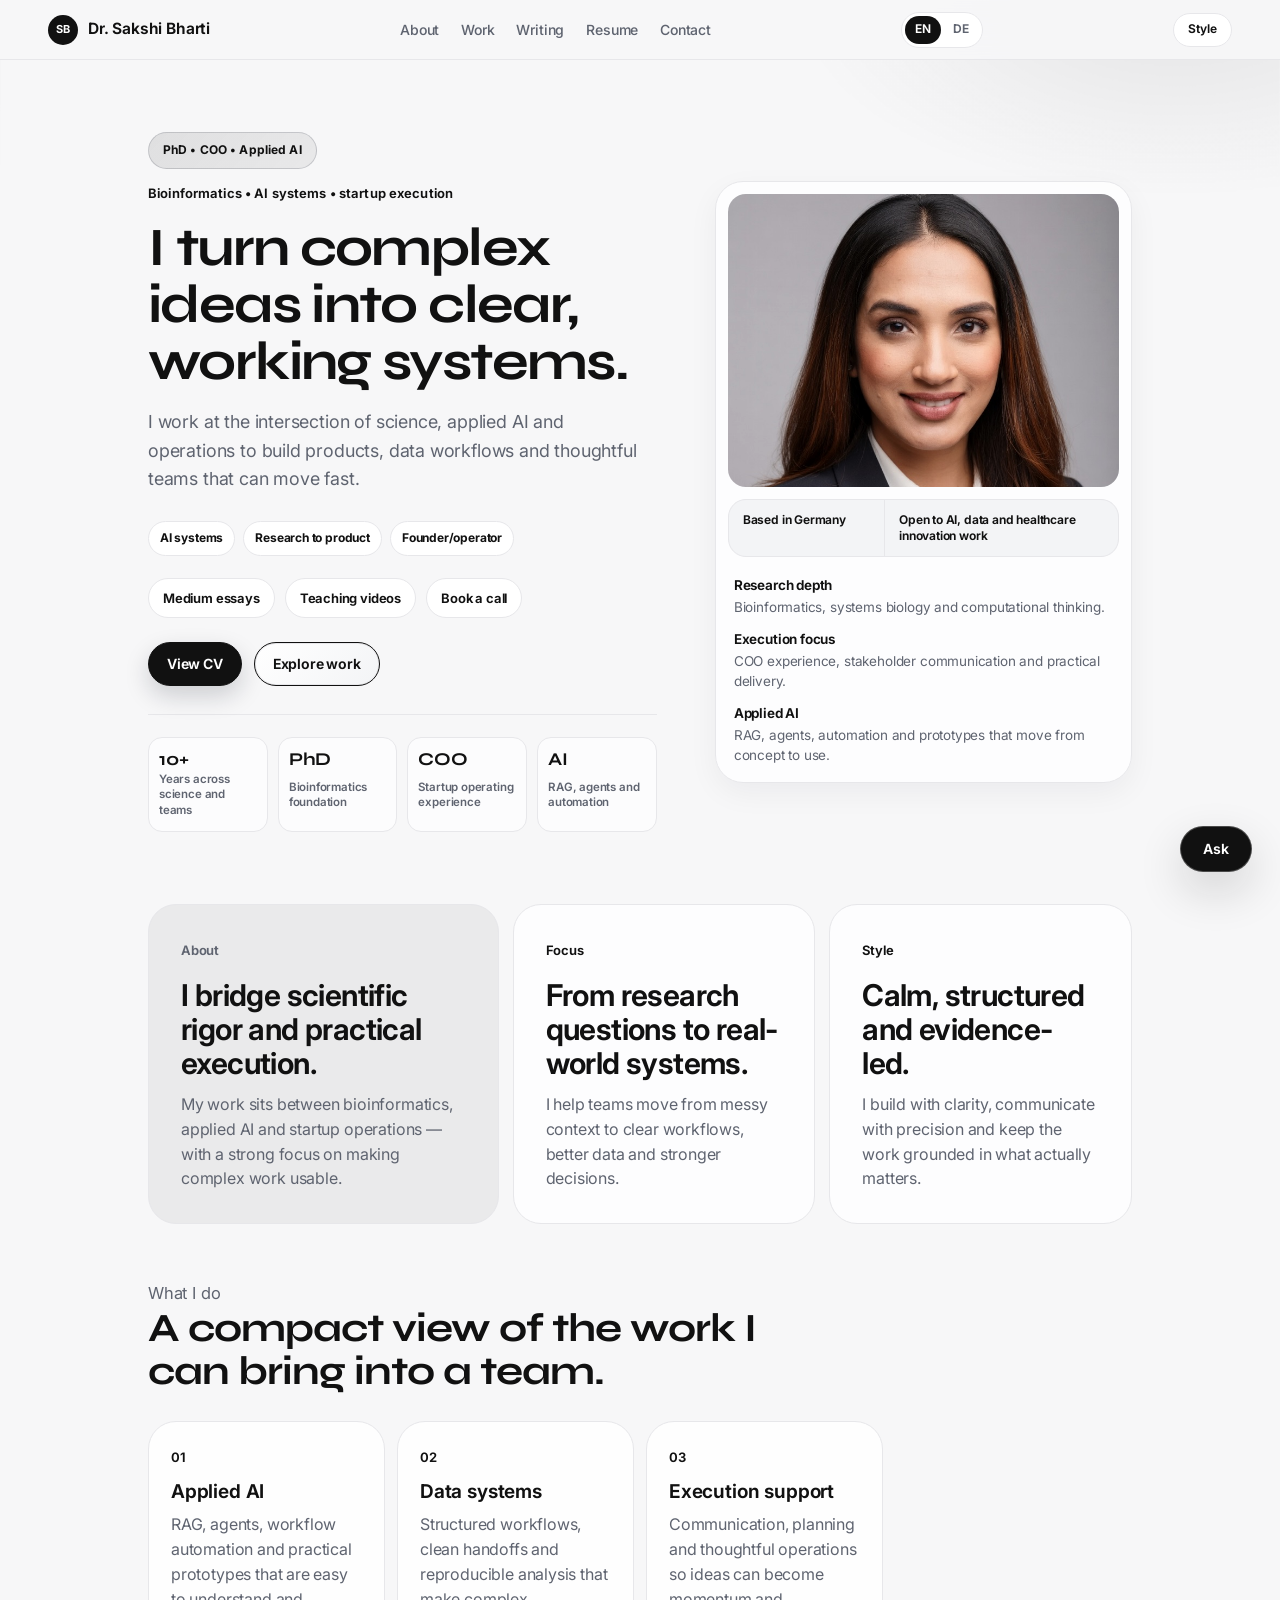
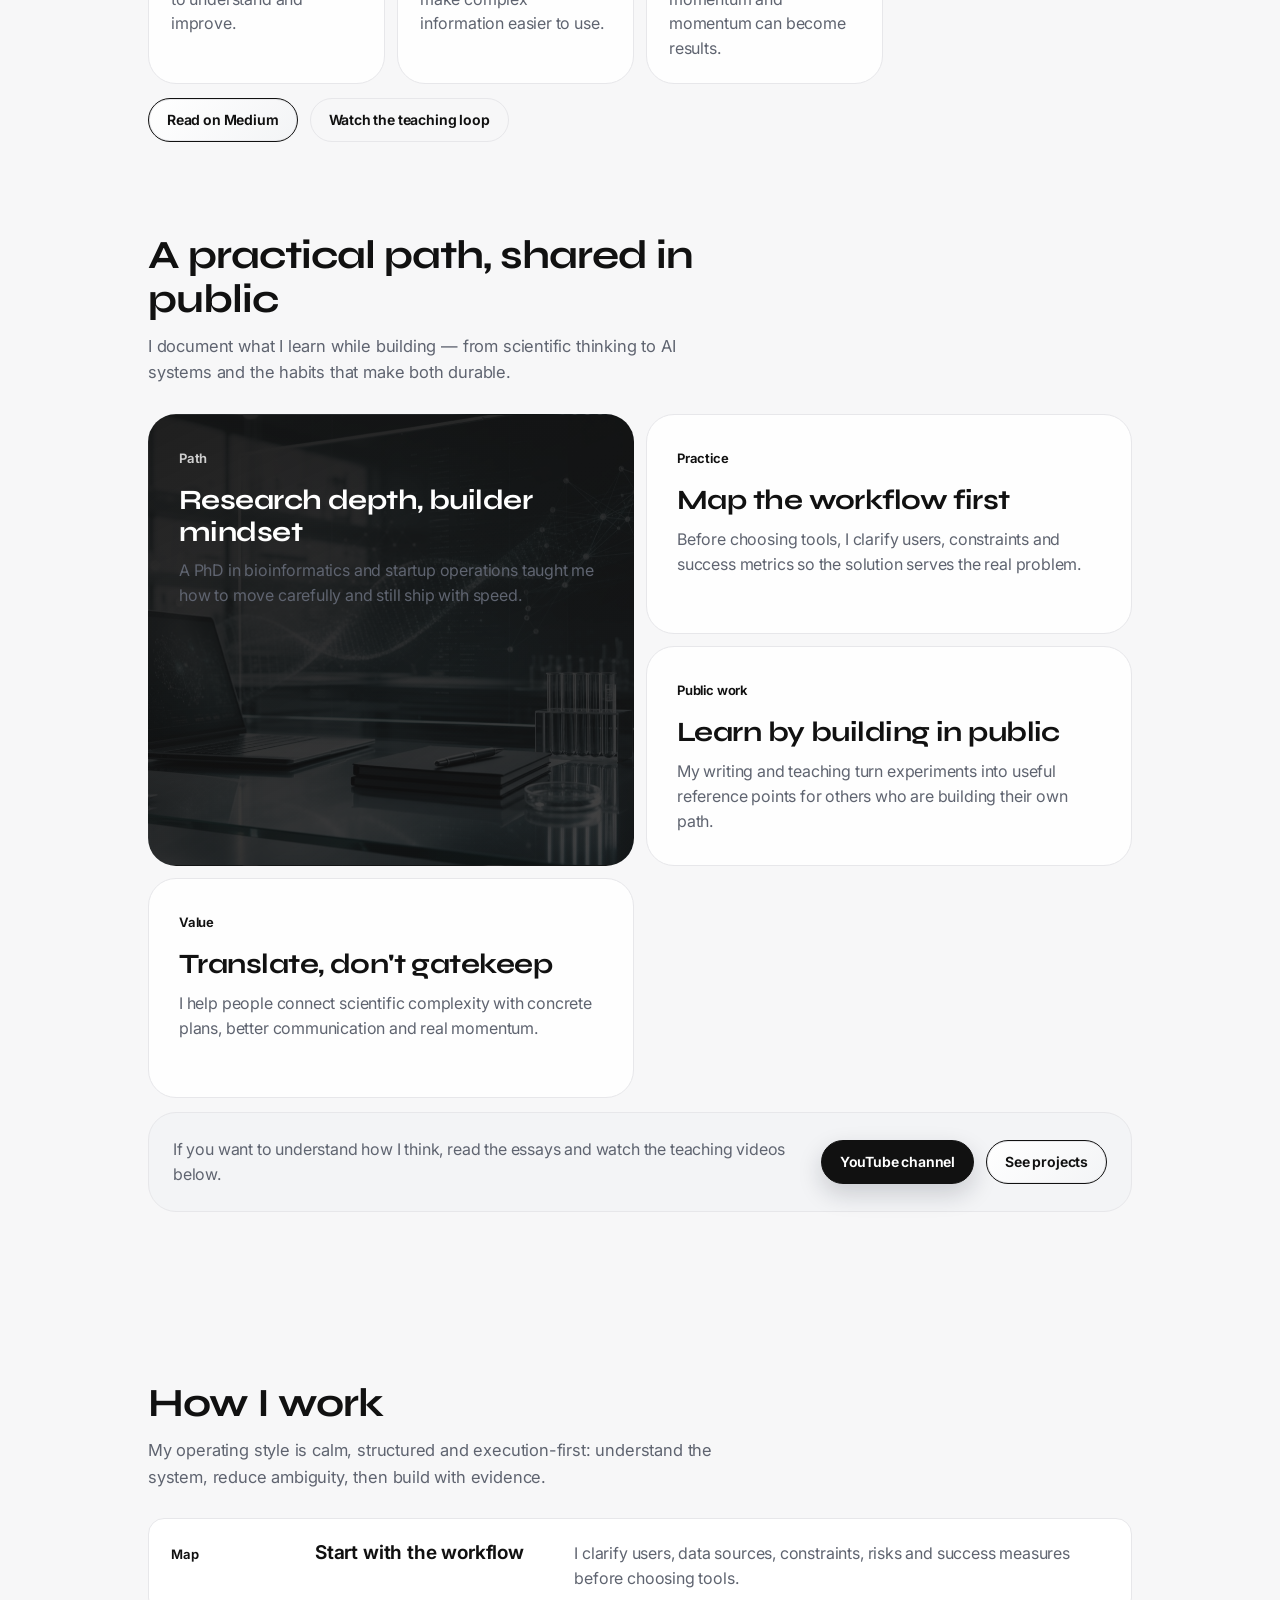
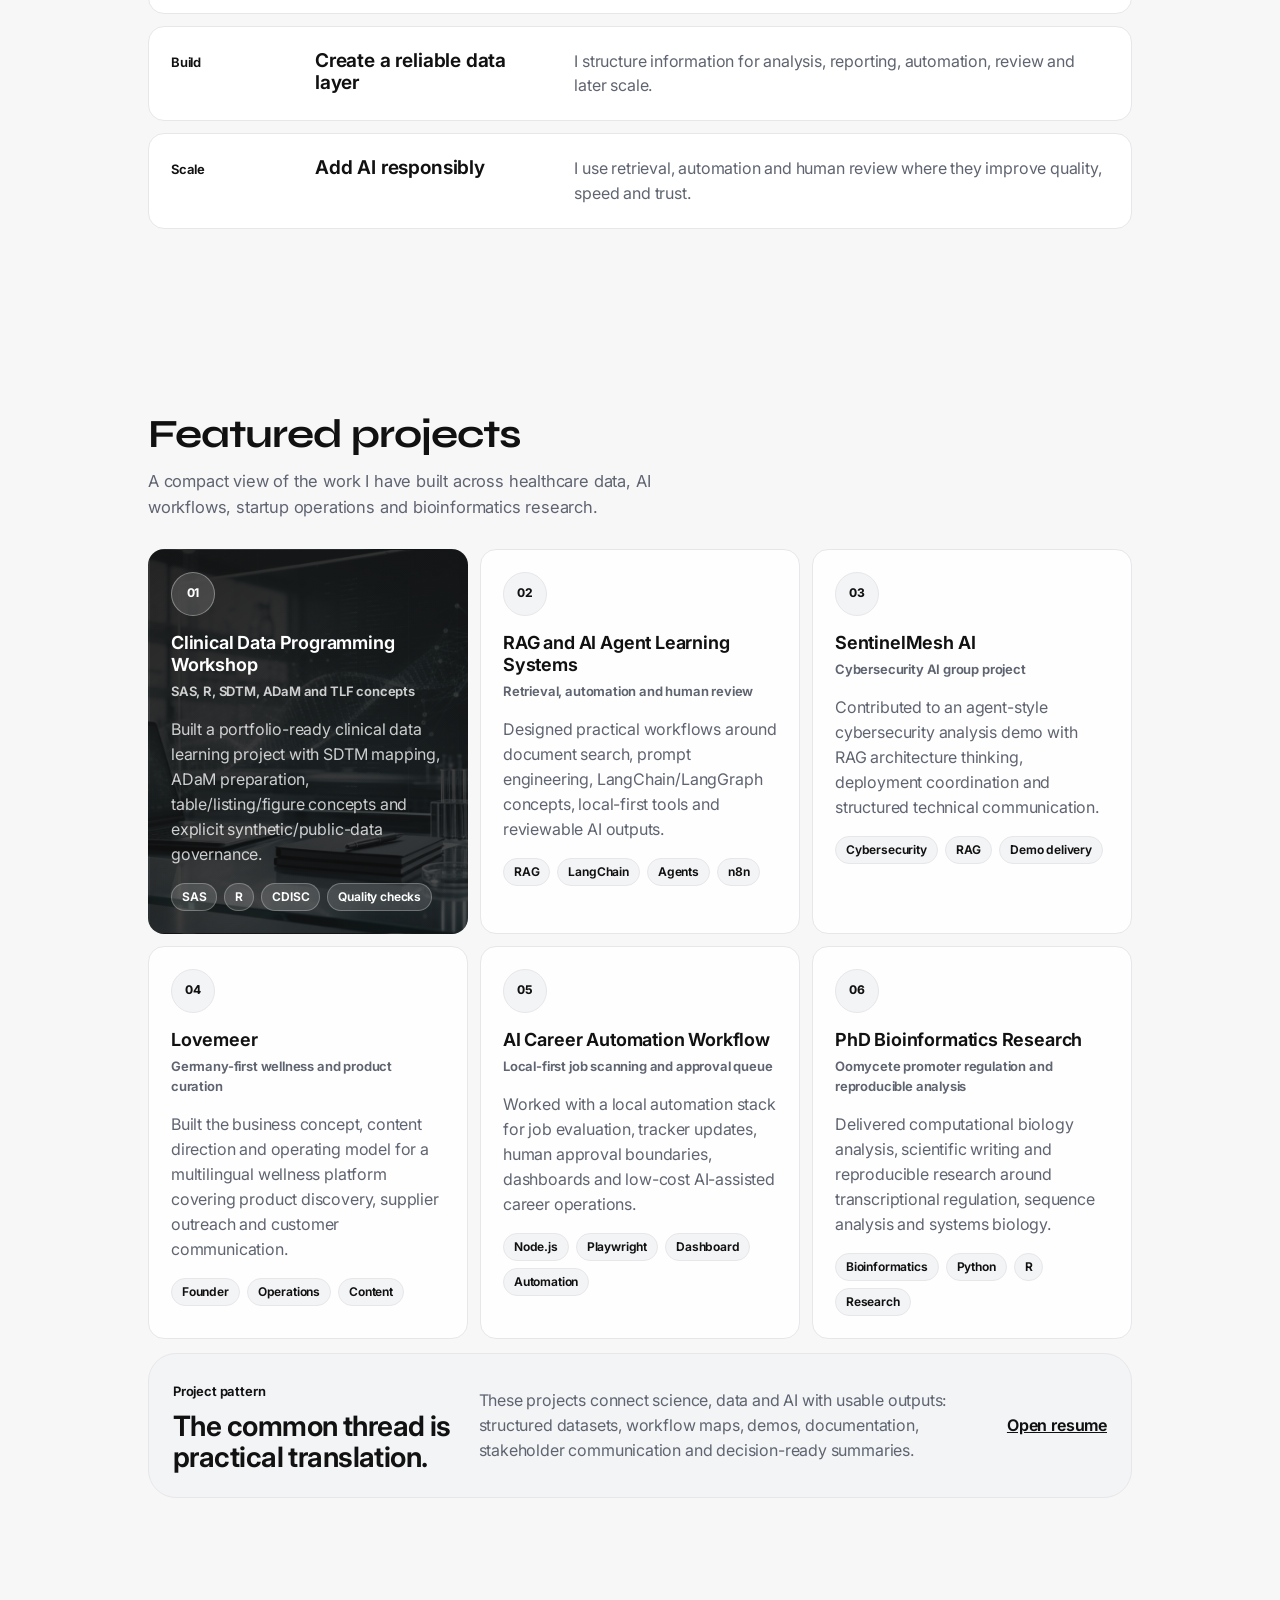
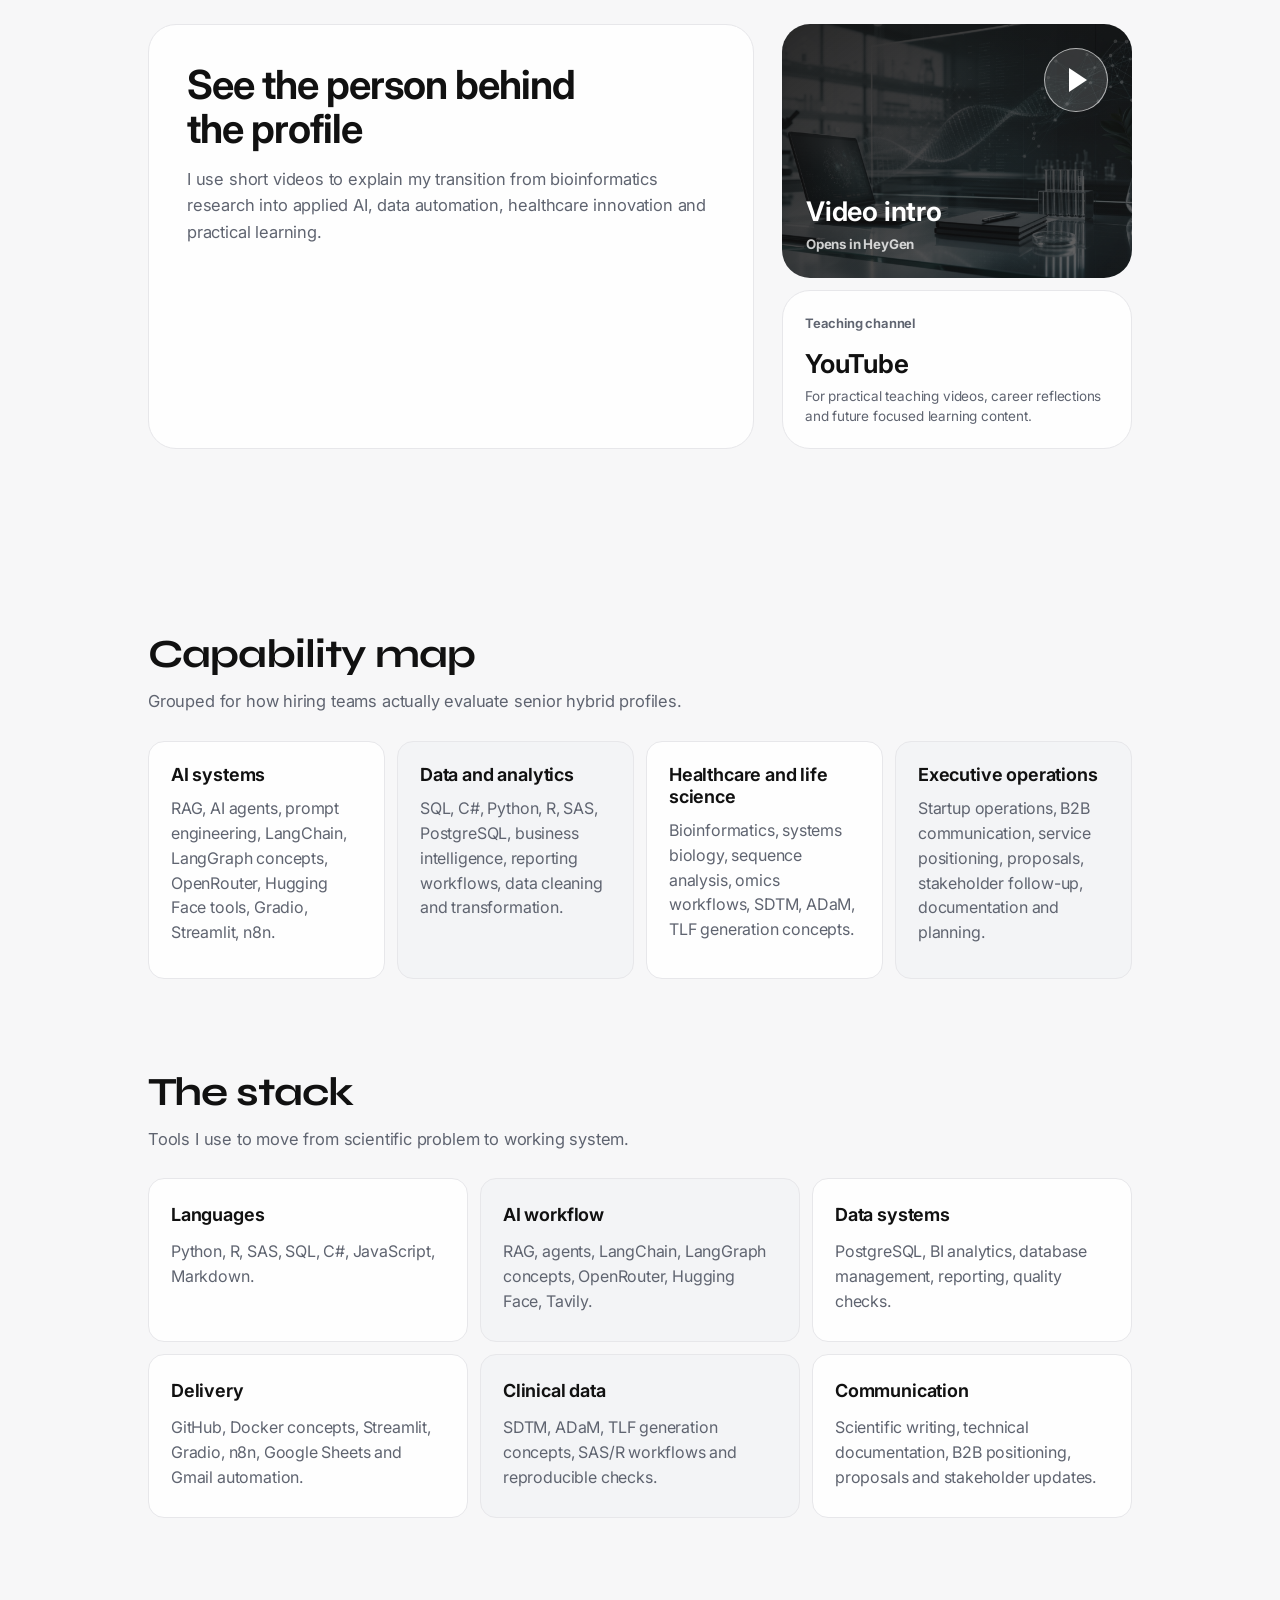
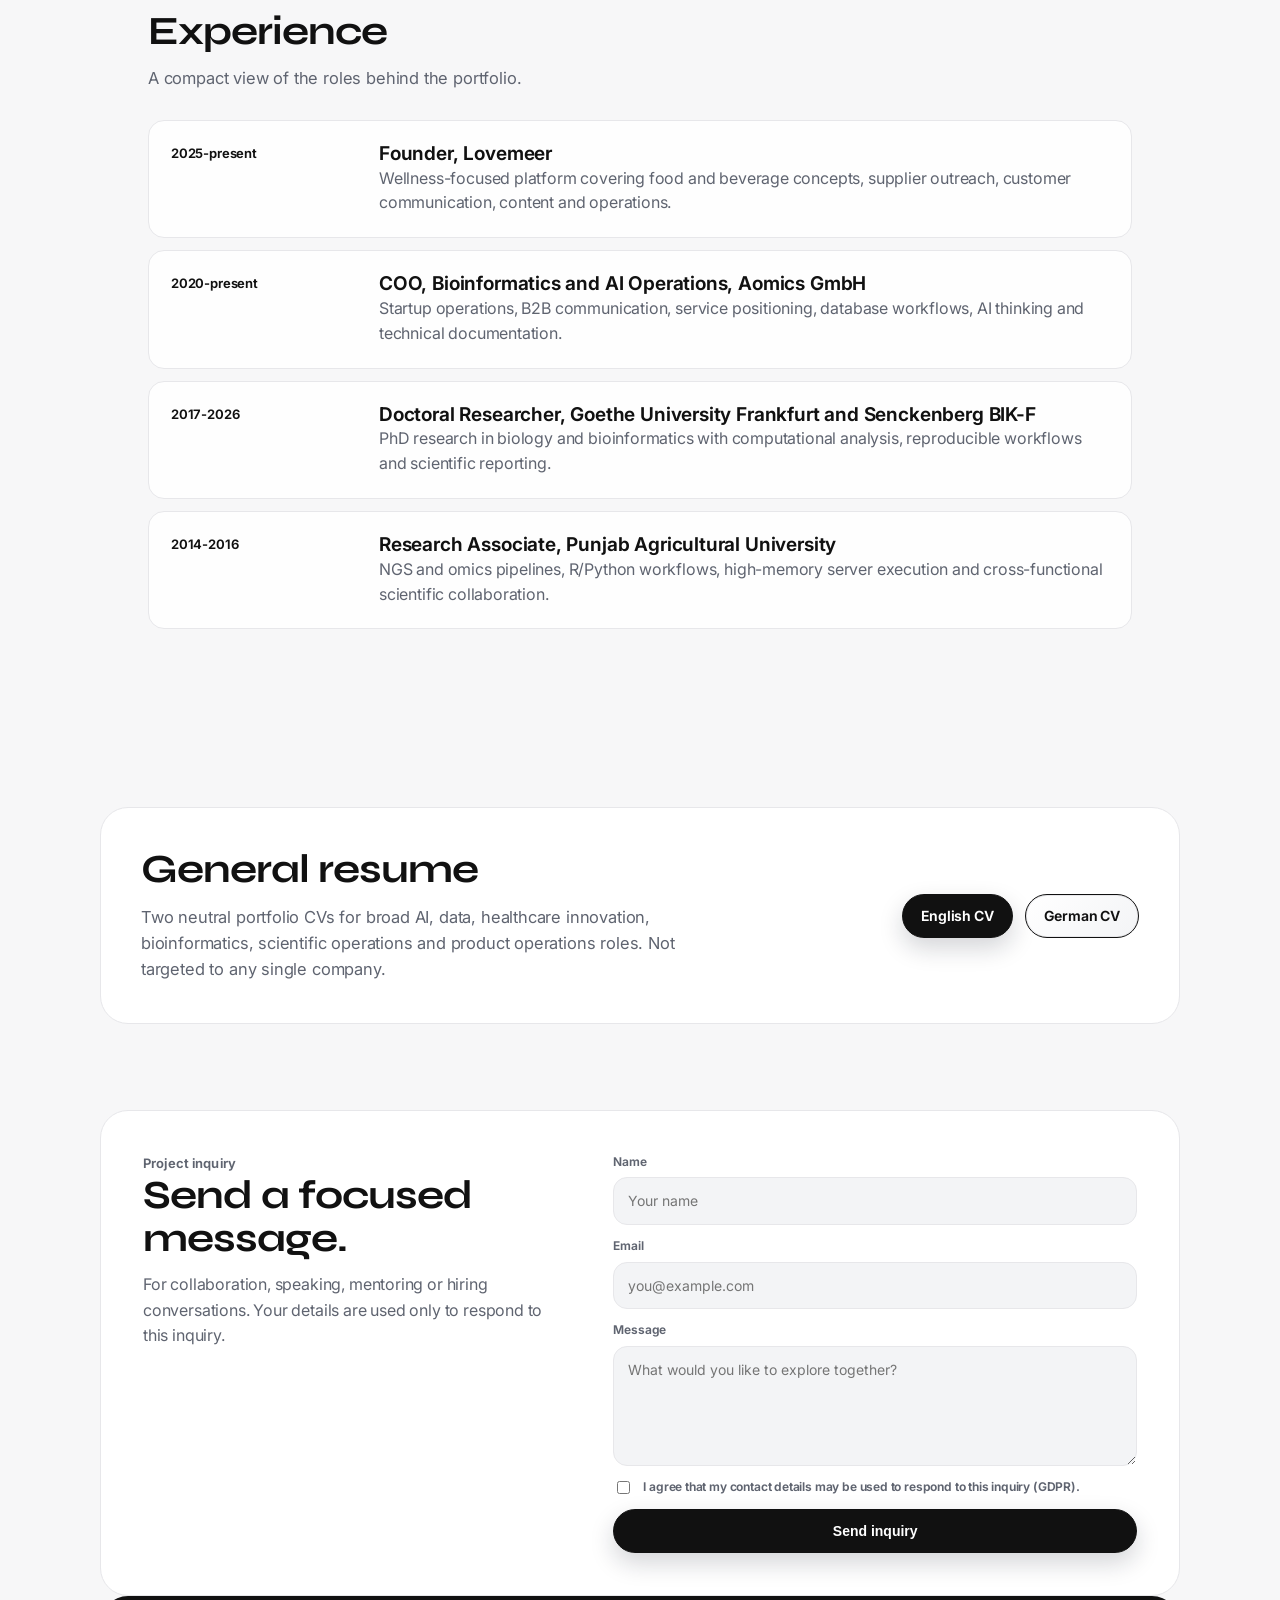
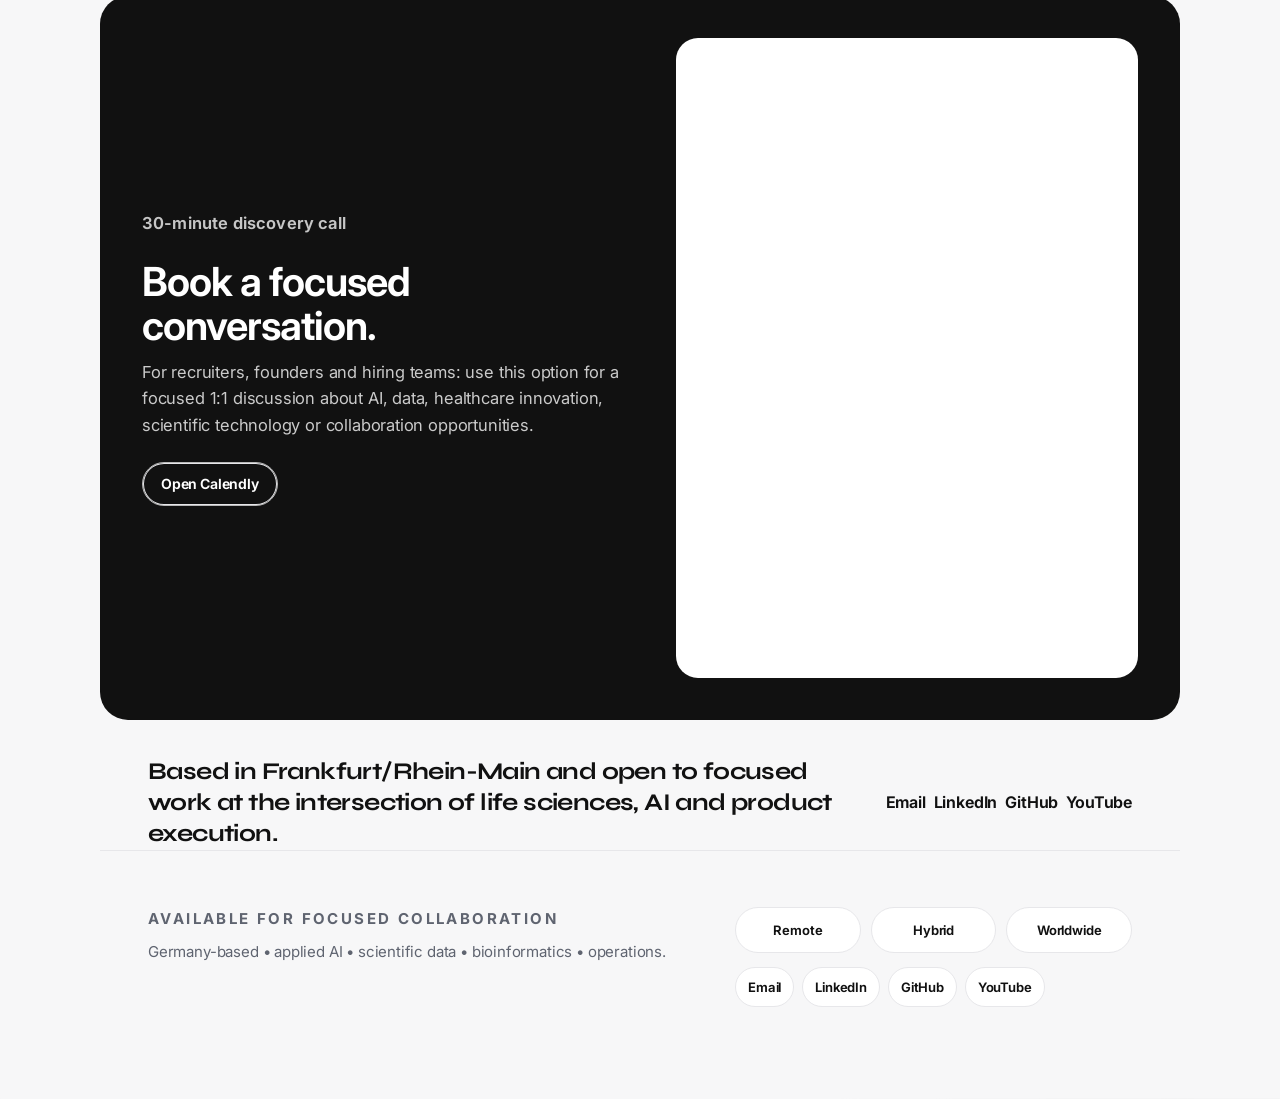
<file: index.html>
<!doctype html>
<html lang="en" data-lang="en" data-theme="light" data-palette="ink" data-font="system">
<head>
  <meta charset="utf-8">
  <meta name="viewport" content="width=device-width, initial-scale=1">
  <meta name="description" content="Dr. Sakshi Bharti works across bioinformatics, applied AI, and startup execution to build thoughtful systems with real-world impact.">
  <title>Dr. Sakshi Bharti | Bioinformatics • Applied AI • Operations</title>
  <link rel="preconnect" href="https://fonts.googleapis.com">
  <link rel="preconnect" href="https://fonts.gstatic.com" crossorigin>
  <link href="https://fonts.googleapis.com/css2?family=Inter:opsz,wght@14..32,400;14..32,450;14..32,500;14..32,600;14..32,700&family=Syne:wght@500;600;700;800&display=swap" rel="stylesheet">
  <link rel="stylesheet" href="styles.css">
  <script defer data-domain="sakshianil.github.io" src="https://plausible.io/js/script.tagged-events.js"></script>
</head>
<body>
  <header class="site-header">
    <a class="brand" href="#top" aria-label="Dr. Sakshi Bharti home">
      <span class="brand-mark">SB</span>
      <span>Dr. Sakshi Bharti</span>
    </a>
    <nav aria-label="Primary navigation">
      <a href="#about" data-en="About" data-de="Über mich">About</a>
      <a href="#work" data-en="Work" data-de="Arbeit">Work</a>
      <a href="#writing" data-en="Writing" data-de="Schreiben">Writing</a>
      <a href="#resume" data-en="Resume" data-de="Lebenslauf">Resume</a>
      <a href="#inquiry" data-en="Contact" data-de="Kontakt">Contact</a>
    </nav>
    <div class="language-switch" aria-label="Language selector">
      <button type="button" class="active" data-set-lang="en">EN</button>
      <button type="button" data-set-lang="de">DE</button>
    </div>
    <button class="style-toggle" type="button" aria-expanded="false" aria-controls="style-panel" data-en="Style" data-de="Stil">Style</button>
  </header>

  <main id="top">
    <section class="hero">
      <div class="hero-copy">
        <p class="hero-badge" data-en="PhD • COO • Applied AI" data-de="PhD • COO • Angewandte AI">PhD • COO • Applied AI</p>
        <p class="role-line" data-en="Bioinformatics • AI systems • startup execution" data-de="Bioinformatik • AI-Systeme • Startup-Umsetzung">Bioinformatics • AI systems • startup execution</p>
        <h1 data-en="I turn complex ideas into clear, working systems." data-de="Ich mache komplexe Ideen zu klaren, funktionierenden Systemen.">I turn complex ideas into clear, working systems.</h1>
        <p class="hero-summary" data-en="I work at the intersection of science, applied AI and operations to build products, data workflows and thoughtful teams that can move fast." data-de="Ich arbeite an der Schnittstelle von Wissenschaft, angewandter AI und Operations, um Produkte, Datenworkflows und reflektierte Teams zu bauen, die schnell vorankommen.">I work at the intersection of science, applied AI and operations to build products, data workflows and thoughtful teams that can move fast.</p>
        <div class="hero-tag-row" aria-label="Focus areas">
          <span>AI systems</span>
          <span>Research to product</span>
          <span>Founder/operator</span>
        </div>
        <div class="hero-signal-grid" aria-label="Personal brand channels">
          <a class="signal-card" href="https://medium.com/@sbbinfo90" target="_blank" rel="noreferrer" data-lead-event="hero_medium_click" data-en="Medium essays" data-de="Medium-Artikel">Medium essays</a>
          <a class="signal-card" href="https://www.youtube.com/@drsakshibharti" target="_blank" rel="noreferrer" data-lead-event="hero_youtube_click" data-en="Teaching videos" data-de="Lehrvideos">Teaching videos</a>
          <a class="signal-card" href="#inquiry" data-en="Book a call" data-de="Termin buchen">Book a call</a>
        </div>
        <div class="actions" aria-label="Primary actions">
          <a class="button primary localized-link" href="assets/resumes/dr-sakshi-bharti-cv-en.pdf" data-href-en="assets/resumes/dr-sakshi-bharti-cv-en.pdf" data-href-de="assets/resumes/dr-sakshi-bharti-cv-de.pdf" target="_blank" rel="noreferrer" data-lead-event="hero_resume_click" data-en="View CV" data-de="Lebenslauf ansehen">View CV</a>
          <a class="button secondary" href="#work" data-en="Explore work" data-de="Arbeit ansehen">Explore work</a>
        </div>
        <div class="hero-stats" aria-label="Career highlights">
          <div>
            <strong>10+</strong>
            <span data-en="Years across science and teams" data-de="Jahre in Wissenschaft und Teams">Years across science and teams</span>
          </div>
          <div>
            <strong>PhD</strong>
            <span data-en="Bioinformatics foundation" data-de="Bioinformatik Fundament">Bioinformatics foundation</span>
          </div>
          <div>
            <strong>COO</strong>
            <span data-en="Startup operating experience" data-de="Startup Operations Erfahrung">Startup operating experience</span>
          </div>
          <div>
            <strong>AI</strong>
            <span data-en="RAG, agents and automation" data-de="RAG, Agenten und Automatisierung">RAG, agents and automation</span>
          </div>
        </div>
      </div>

      <aside class="executive-card" aria-label="Executive profile summary">
        <img class="portrait-image" src="assets/images/dr-sakshi-bharti-portrait.jpg" alt="Professional portrait of Dr. Sakshi Bharti">
        <div class="profile-strip">
          <span data-en="Based in Germany" data-de="In Deutschland ansässig">Based in Germany</span>
          <span data-en="Open to AI, data and healthcare innovation work" data-de="Offen für AI-, Data- und Healthcare-Innovationsarbeit">Open to AI, data and healthcare innovation work</span>
        </div>
        <div class="signal-list">
          <p><strong data-en="Research depth" data-de="Forschungstiefe">Research depth</strong><span data-en="Bioinformatics, systems biology and computational thinking." data-de="Bioinformatik, Systembiologie und computergestütztes Denken.">Bioinformatics, systems biology and computational thinking.</span></p>
          <p><strong data-en="Execution focus" data-de="Umsetzungsfokus">Execution focus</strong><span data-en="COO experience, stakeholder communication and practical delivery." data-de="COO-Erfahrung, Stakeholder-Kommunikation und pragmatischer Delivery.">COO experience, stakeholder communication and practical delivery.</span></p>
          <p><strong data-en="Applied AI" data-de="Angewandte AI">Applied AI</strong><span data-en="RAG, agents, automation and prototypes that move from concept to use." data-de="RAG, Agenten, Automatisierung und Prototypen vom Konzept zur Nutzung.">RAG, agents, automation and prototypes that move from concept to use.</span></p>
        </div>
      </aside>
    </section>

    <section class="board" aria-label="Career focus">
      <article>
        <span data-en="About" data-de="Über mich">About</span>
        <h2 data-en="I bridge scientific rigor and practical execution." data-de="Ich verbinde wissenschaftliche Strenge mit praktischer Umsetzung.">I bridge scientific rigor and practical execution.</h2>
        <p data-en="My work sits between bioinformatics, applied AI and startup operations — with a strong focus on making complex work usable." data-de="Meine Arbeit liegt zwischen Bioinformatik, angewandter AI und Startup-Operations — mit starkem Fokus darauf, komplexe Arbeit nutzbar zu machen.">My work sits between bioinformatics, applied AI and startup operations — with a strong focus on making complex work usable.</p>
      </article>
      <article>
        <span data-en="Focus" data-de="Schwerpunkt">Focus</span>
        <h2 data-en="From research questions to real-world systems." data-de="Von Forschungsfragen zu echten Systemen.">From research questions to real-world systems.</h2>
        <p data-en="I help teams move from messy context to clear workflows, better data and stronger decisions." data-de="Ich helfe Teams, von unübersichtlichem Kontext zu klaren Workflows, besseren Daten und stärkeren Entscheidungen zu kommen.">I help teams move from messy context to clear workflows, better data and stronger decisions.</p>
      </article>
      <article>
        <span data-en="Style" data-de="Stil">Style</span>
        <h2 data-en="Calm, structured and evidence-led." data-de="Ruhig, strukturiert und evidenzbasiert.">Calm, structured and evidence-led.</h2>
        <p data-en="I build with clarity, communicate with precision and keep the work grounded in what actually matters." data-de="Ich baue mit Klarheit, kommuniziere präzise und halte die Arbeit an dem fest, was wirklich zählt.">I build with clarity, communicate with precision and keep the work grounded in what actually matters.</p>
      </article>
    </section>

    <section id="about" class="brand-system-section reveal" aria-label="What I do">
      <div class="section-title">
        <p class="eyebrow" data-en="What I do" data-de="Was ich mache">What I do</p>
        <h2 data-en="A compact view of the work I can bring into a team." data-de="Ein kompaktes Bild der Arbeit, die ich in ein Team einbringen kann.">A compact view of the work I can bring into a team.</h2>
      </div>
      <div class="brand-system-grid">
        <article class="brand-card">
          <span>01</span>
          <h3 data-en="Applied AI" data-de="Angewandte AI">Applied AI</h3>
          <p data-en="RAG, agents, workflow automation and practical prototypes that are easy to understand and improve." data-de="RAG, Agenten, Workflow-Automatisierung und praktische Prototypen, die leicht zu verstehen und zu verbessern sind.">RAG, agents, workflow automation and practical prototypes that are easy to understand and improve.</p>
        </article>
        <article class="brand-card">
          <span>02</span>
          <h3 data-en="Data systems" data-de="Datensysteme">Data systems</h3>
          <p data-en="Structured workflows, clean handoffs and reproducible analysis that make complex information easier to use." data-de="Strukturierte Workflows, saubere Übergaben und reproduzierbare Analysen, die komplexe Informationen leichter nutzbar machen.">Structured workflows, clean handoffs and reproducible analysis that make complex information easier to use.</p>
        </article>
        <article class="brand-card">
          <span>03</span>
          <h3 data-en="Execution support" data-de="Umsetzungsunterstützung">Execution support</h3>
          <p data-en="Communication, planning and thoughtful operations so ideas can become momentum and momentum can become results." data-de="Kommunikation, Planung und durchdachte Operations, damit Ideen zu Momentum und Momentum zu Ergebnissen werden.">Communication, planning and thoughtful operations so ideas can become momentum and momentum can become results.</p>
        </article>
      </div>
      <div class="brand-system-cta">
        <a class="button secondary" href="https://medium.com/@sbbinfo90" target="_blank" rel="noreferrer" data-lead-event="brand_medium_click" data-en="Read on Medium" data-de="Auf Medium lesen">Read on Medium</a>
        <a class="button ghost" href="https://www.youtube.com/@drsakshibharti" target="_blank" rel="noreferrer" data-lead-event="brand_youtube_click" data-en="Watch the teaching loop" data-de="Die Lehrschleife ansehen">Watch the teaching loop</a>
      </div>
    </section>

    <section id="writing" class="inspire-section reveal">
      <div class="section-title">
        <h2 data-en="A practical path, shared in public" data-de="Ein praktischer Weg, öffentlich geteilt">A practical path, shared in public</h2>
        <p data-en="I document what I learn while building — from scientific thinking to AI systems and the habits that make both durable." data-de="Ich dokumentiere, was ich beim Bauen lerne — von wissenschaftlichem Denken bis hin zu AI-Systemen und den Gewohnheiten, die beides langlebig machen.">I document what I learn while building — from scientific thinking to AI systems and the habits that make both durable.</p>
      </div>
      <div class="inspire-grid">
        <article class="inspire-card inspire-card-feature">
          <span data-en="Path" data-de="Weg">Path</span>
          <h3 data-en="Research depth, builder mindset" data-de="Forschungstiefe, Builder-Mindset">Research depth, builder mindset</h3>
          <p data-en="A PhD in bioinformatics and startup operations taught me how to move carefully and still ship with speed." data-de="Ein PhD in Bioinformatik und Startup-Operations lehrte mich, sorgfältig zu arbeiten und trotzdem schnell zu liefern.">A PhD in bioinformatics and startup operations taught me how to move carefully and still ship with speed.</p>
        </article>
        <article class="inspire-card">
          <span data-en="Practice" data-de="Praxis">Practice</span>
          <h3 data-en="Map the workflow first" data-de="Zuerst den Workflow klären">Map the workflow first</h3>
          <p data-en="Before choosing tools, I clarify users, constraints and success metrics so the solution serves the real problem." data-de="Bevor ich Tools auswähle, kläre ich Nutzer, Grenzen und Erfolgsmetriken, damit die Lösung wirklich das Problem löst.">Before choosing tools, I clarify users, constraints and success metrics so the solution serves the real problem.</p>
        </article>
        <article class="inspire-card">
          <span data-en="Public work" data-de="Öffentliche Arbeit">Public work</span>
          <h3 data-en="Learn by building in public" data-de="Durch öffentliches Bauen lernen">Learn by building in public</h3>
          <p data-en="My writing and teaching turn experiments into useful reference points for others who are building their own path." data-de="Mein Schreiben und Unterrichten machen Experimente zu nützlichen Anhaltspunkten für andere, die ihren eigenen Weg bauen.">My writing and teaching turn experiments into useful reference points for others who are building their own path.</p>
        </article>
        <article class="inspire-card">
          <span data-en="Value" data-de="Wert">Value</span>
          <h3 data-en="Translate, don't gatekeep" data-de="Übersetzen, nicht abschotten">Translate, don't gatekeep</h3>
          <p data-en="I help people connect scientific complexity with concrete plans, better communication and real momentum." data-de="Ich helfe Menschen, wissenschaftliche Komplexität mit konkreten Plänen, besserer Kommunikation und echtem Momentum zu verbinden.">I help people connect scientific complexity with concrete plans, better communication and real momentum.</p>
        </article>
      </div>
      <div class="inspire-cta">
        <p data-en="If you want to understand how I think, read the essays and watch the teaching videos below." data-de="Wenn Sie verstehen möchten, wie ich denke, lesen Sie die Essays und schauen Sie sich die Lehrvideos an.">If you want to understand how I think, read the essays and watch the teaching videos below.</p>
        <div class="actions">
          <a class="button primary" href="https://www.youtube.com/@drsakshibharti" target="_blank" rel="noreferrer" data-lead-event="inspire_youtube_click" data-en="YouTube channel" data-de="YouTube-Kanal">YouTube channel</a>
          <a class="button secondary" href="#work" data-en="See projects" data-de="Projekte ansehen">See projects</a>
        </div>
      </div>
    </section>

    <section class="method-section reveal" aria-label="How Dr. Sakshi works">
      <div class="section-title">
        <h2 data-en="How I work" data-de="Wie ich arbeite">How I work</h2>
        <p data-en="My operating style is calm, structured and execution-first: understand the system, reduce ambiguity, then build with evidence." data-de="Mein Arbeitsstil ist ruhig, strukturiert und umsetzungsorientiert: System verstehen, Unsicherheit reduzieren, dann evidenzbasiert bauen.">My operating style is calm, structured and execution-first: understand the system, reduce ambiguity, then build with evidence.</p>
      </div>
      <div class="method-list">
        <article>
          <span data-en="Map" data-de="Map">Map</span>
          <h3 data-en="Start with the workflow" data-de="Mit dem Workflow starten">Start with the workflow</h3>
          <p data-en="I clarify users, data sources, constraints, risks and success measures before choosing tools." data-de="Ich kläre Nutzer, Datenquellen, Constraints, Risiken und Erfolgskriterien, bevor Tools gewählt werden.">I clarify users, data sources, constraints, risks and success measures before choosing tools.</p>
        </article>
        <article>
          <span data-en="Build" data-de="Build">Build</span>
          <h3 data-en="Create a reliable data layer" data-de="Eine verlässliche Datenbasis schaffen">Create a reliable data layer</h3>
          <p data-en="I structure information for analysis, reporting, automation, review and later scale." data-de="Ich strukturiere Informationen für Analyse, Reporting, Automatisierung, Review und spätere Skalierung.">I structure information for analysis, reporting, automation, review and later scale.</p>
        </article>
        <article>
          <span data-en="Scale" data-de="Scale">Scale</span>
          <h3 data-en="Add AI responsibly" data-de="AI verantwortungsvoll integrieren">Add AI responsibly</h3>
          <p data-en="I use retrieval, automation and human review where they improve quality, speed and trust." data-de="Ich nutze Retrieval, Automatisierung und Human Review dort, wo Qualität, Geschwindigkeit und Vertrauen steigen.">I use retrieval, automation and human review where they improve quality, speed and trust.</p>
        </article>
      </div>
    </section>

    <section id="work" class="work-section">
      <div class="section-title">
        <h2 data-en="Featured projects" data-de="Ausgewählte Projekte">Featured projects</h2>
        <p data-en="A compact view of the work I have built across healthcare data, AI workflows, startup operations and bioinformatics research." data-de="Ein kompakter Blick auf die Arbeit, die ich in Healthcare Data, AI Workflows, Startup Operations und Bioinformatik aufgebaut habe.">A compact view of the work I have built across healthcare data, AI workflows, startup operations and bioinformatics research.</p>
      </div>

      <div class="featured-projects-grid">
        <article class="project-card project-card-emphasis">
          <div class="project-icon" aria-hidden="true">01</div>
          <div>
            <h3 data-en="Clinical Data Programming Workshop" data-de="Clinical Data Programming Workshop">Clinical Data Programming Workshop</h3>
            <p class="project-subtitle" data-en="SAS, R, SDTM, ADaM and TLF concepts" data-de="SAS, R, SDTM, ADaM und TLF Konzepte">SAS, R, SDTM, ADaM and TLF concepts</p>
          </div>
          <p data-en="Built a portfolio-ready clinical data learning project with SDTM mapping, ADaM preparation, table/listing/figure concepts and explicit synthetic/public-data governance." data-de="Aufbau eines portfoliofähigen Clinical-Data-Lernprojekts mit SDTM Mapping, ADaM Vorbereitung, Tabellen-/Listing-/Figure-Konzepten und klarer Governance für synthetische oder öffentliche Daten.">Built a portfolio-ready clinical data learning project with SDTM mapping, ADaM preparation, table/listing/figure concepts and explicit synthetic/public-data governance.</p>
          <div class="project-tags" aria-label="Project technologies">
            <span>SAS</span>
            <span>R</span>
            <span>CDISC</span>
            <span data-en="Quality checks" data-de="Quality Checks">Quality checks</span>
          </div>
        </article>

        <article class="project-card">
          <div class="project-icon" aria-hidden="true">02</div>
          <div>
            <h3 data-en="RAG and AI Agent Learning Systems" data-de="RAG- und AI-Agent-Lernsysteme">RAG and AI Agent Learning Systems</h3>
            <p class="project-subtitle" data-en="Retrieval, automation and human review" data-de="Retrieval, Automatisierung und Human Review">Retrieval, automation and human review</p>
          </div>
          <p data-en="Designed practical workflows around document search, prompt engineering, LangChain/LangGraph concepts, local-first tools and reviewable AI outputs." data-de="Praktische Workflows rund um Document Search, Prompt Engineering, LangChain-/LangGraph-Konzepte, local-first Tools und überprüfbare AI Outputs entwickelt.">Designed practical workflows around document search, prompt engineering, LangChain/LangGraph concepts, local-first tools and reviewable AI outputs.</p>
          <div class="project-tags" aria-label="Project technologies">
            <span>RAG</span>
            <span>LangChain</span>
            <span>Agents</span>
            <span>n8n</span>
          </div>
        </article>

        <article class="project-card">
          <div class="project-icon" aria-hidden="true">03</div>
          <div>
            <h3>SentinelMesh AI</h3>
            <p class="project-subtitle" data-en="Cybersecurity AI group project" data-de="Cybersecurity-AI-Gruppenprojekt">Cybersecurity AI group project</p>
          </div>
          <p data-en="Contributed to an agent-style cybersecurity analysis demo with RAG architecture thinking, deployment coordination and structured technical communication." data-de="Mitwirkung an einer agentenbasierten Cybersecurity-Analyse-Demo mit RAG-Architekturdenken, Deployment-Koordination und strukturierter technischer Kommunikation.">Contributed to an agent-style cybersecurity analysis demo with RAG architecture thinking, deployment coordination and structured technical communication.</p>
          <div class="project-tags" aria-label="Project technologies">
            <span data-en="Cybersecurity" data-de="Cybersecurity">Cybersecurity</span>
            <span>RAG</span>
            <span data-en="Demo delivery" data-de="Demo Delivery">Demo delivery</span>
          </div>
        </article>

        <article class="project-card">
          <div class="project-icon" aria-hidden="true">04</div>
          <div>
            <h3>Lovemeer</h3>
            <p class="project-subtitle" data-en="Germany-first wellness and product curation" data-de="Germany-first Wellness- und Produktkuratierung">Germany-first wellness and product curation</p>
          </div>
          <p data-en="Built the business concept, content direction and operating model for a multilingual wellness platform covering product discovery, supplier outreach and customer communication." data-de="Business-Konzept, Content-Richtung und Operating Model für eine mehrsprachige Wellness-Plattform mit Produktentdeckung, Supplier Outreach und Kundenkommunikation aufgebaut.">Built the business concept, content direction and operating model for a multilingual wellness platform covering product discovery, supplier outreach and customer communication.</p>
          <div class="project-tags" aria-label="Project technologies">
            <span data-en="Founder" data-de="Gründerin">Founder</span>
            <span data-en="Operations" data-de="Operations">Operations</span>
            <span data-en="Content" data-de="Content">Content</span>
          </div>
        </article>

        <article class="project-card">
          <div class="project-icon" aria-hidden="true">05</div>
          <div>
            <h3 data-en="AI Career Automation Workflow" data-de="AI Career Automation Workflow">AI Career Automation Workflow</h3>
            <p class="project-subtitle" data-en="Local-first job scanning and approval queue" data-de="Local-first Jobscan und Approval Queue">Local-first job scanning and approval queue</p>
          </div>
          <p data-en="Worked with a local automation stack for job evaluation, tracker updates, human approval boundaries, dashboards and low-cost AI-assisted career operations." data-de="Arbeit mit einem lokalen Automatisierungsstack für Job-Evaluierung, Tracker Updates, Human-Approval-Grenzen, Dashboards und kostengünstige AI-gestützte Career Operations.">Worked with a local automation stack for job evaluation, tracker updates, human approval boundaries, dashboards and low-cost AI-assisted career operations.</p>
          <div class="project-tags" aria-label="Project technologies">
            <span>Node.js</span>
            <span>Playwright</span>
            <span data-en="Dashboard" data-de="Dashboard">Dashboard</span>
            <span data-en="Automation" data-de="Automatisierung">Automation</span>
          </div>
        </article>

        <article class="project-card">
          <div class="project-icon" aria-hidden="true">06</div>
          <div>
            <h3 data-en="PhD Bioinformatics Research" data-de="PhD Bioinformatik Forschung">PhD Bioinformatics Research</h3>
            <p class="project-subtitle" data-en="Oomycete promoter regulation and reproducible analysis" data-de="Oomyceten-Promotorregulation und reproduzierbare Analyse">Oomycete promoter regulation and reproducible analysis</p>
          </div>
          <p data-en="Delivered computational biology analysis, scientific writing and reproducible research around transcriptional regulation, sequence analysis and systems biology." data-de="Computational-Biology-Analysen, wissenschaftliches Schreiben und reproduzierbare Forschung zu Transkriptionsregulation, Sequenzanalyse und Systembiologie umgesetzt.">Delivered computational biology analysis, scientific writing and reproducible research around transcriptional regulation, sequence analysis and systems biology.</p>
          <div class="project-tags" aria-label="Project technologies">
            <span data-en="Bioinformatics" data-de="Bioinformatik">Bioinformatics</span>
            <span>Python</span>
            <span>R</span>
            <span data-en="Research" data-de="Forschung">Research</span>
          </div>
        </article>
      </div>

      <div class="project-proof-panel">
        <div>
          <span data-en="Project pattern" data-de="Projektmuster">Project pattern</span>
          <h3 data-en="The common thread is practical translation." data-de="Der gemeinsame Nenner ist praktische Übersetzung.">The common thread is practical translation.</h3>
        </div>
        <p data-en="These projects connect science, data and AI with usable outputs: structured datasets, workflow maps, demos, documentation, stakeholder communication and decision-ready summaries." data-de="Diese Projekte verbinden Wissenschaft, Daten und AI mit nutzbaren Ergebnissen: strukturierte Datensätze, Workflow Maps, Demos, Dokumentation, Stakeholder-Kommunikation und entscheidungsreife Zusammenfassungen.">These projects connect science, data and AI with usable outputs: structured datasets, workflow maps, demos, documentation, stakeholder communication and decision-ready summaries.</p>
        <a class="localized-link" href="assets/resumes/dr-sakshi-bharti-cv-en.pdf" data-href-en="assets/resumes/dr-sakshi-bharti-cv-en.pdf" data-href-de="assets/resumes/dr-sakshi-bharti-cv-de.pdf" target="_blank" rel="noreferrer" data-lead-event="work_resume_click" data-en="Open resume" data-de="Lebenslauf öffnen">Open resume</a>
      </div>
    </section>

    <section class="video-section" aria-label="Video and teaching">
      <div class="video-copy">
        <h2 data-en="See the person behind the profile" data-de="Lernen Sie die Person hinter dem Profil kennen">See the person behind the profile</h2>
        <p>
          <span data-en="I use short videos to explain my transition from bioinformatics research into applied AI, data automation, healthcare innovation and practical learning." data-de="Ich nutze kurze Videos, um meinen Weg von der Bioinformatik Forschung zu Applied AI, Datenautomatisierung, Healthcare Innovation und praxisnahem Lernen zu zeigen.">I use short videos to explain my transition from bioinformatics research into applied AI, data automation, healthcare innovation and practical learning.</span>
        </p>
      </div>
      <div class="media-links">
        <a class="video-panel video-link" href="https://app.heygen.com/videos/dr-sakshi-bharti-professional-intro-2ac98ddf780a4589b40dc6e6e346e0ce" data-href-en="https://app.heygen.com/videos/dr-sakshi-bharti-professional-intro-2ac98ddf780a4589b40dc6e6e346e0ce" data-href-de="https://app.heygen.com/videos/dr-sakshi-vorstellung-deutsch-3c774520bfe44e00b448c53f1df08a91" target="_blank" rel="noreferrer" data-lead-event="video_intro_click" aria-label="Open HeyGen video introduction">
          <span class="play-button"></span>
          <strong data-en="Video intro" data-de="Vorstellungsvideo">Video intro</strong>
          <small data-en="Opens in HeyGen" data-de="Öffnet in HeyGen">Opens in HeyGen</small>
        </a>
        <a class="youtube-card" href="https://www.youtube.com/@drsakshibharti" target="_blank" rel="noreferrer" data-lead-event="youtube_click" aria-label="Open Dr. Sakshi Bharti YouTube channel">
          <span data-en="Teaching channel" data-de="Teaching Kanal">Teaching channel</span>
          <strong>YouTube</strong>
          <small data-en="For practical teaching videos, career reflections and future focused learning content." data-de="Für praktische Teaching Videos, Karriere-Reflexionen und zukünftige Lerninhalte.">For practical teaching videos, career reflections and future focused learning content.</small>
        </a>
      </div>
    </section>

    <section id="skills" class="skills-section">
      <div class="section-title compact">
        <h2 data-en="Capability map" data-de="Kompetenzprofil">Capability map</h2>
        <p data-en="Grouped for how hiring teams actually evaluate senior hybrid profiles." data-de="Gruppiert danach, wie Hiring Teams hybride Senior Profile bewerten.">Grouped for how hiring teams actually evaluate senior hybrid profiles.</p>
      </div>

      <div class="skill-grid">
        <div>
          <h3 data-en="AI systems" data-de="AI Systeme">AI systems</h3>
          <p data-en="RAG, AI agents, prompt engineering, LangChain, LangGraph concepts, OpenRouter, Hugging Face tools, Gradio, Streamlit, n8n." data-de="RAG, AI Agents, Prompt Engineering, LangChain, LangGraph Konzepte, OpenRouter, Hugging Face Tools, Gradio, Streamlit, n8n.">RAG, AI agents, prompt engineering, LangChain, LangGraph concepts, OpenRouter, Hugging Face tools, Gradio, Streamlit, n8n.</p>
        </div>
        <div>
          <h3 data-en="Data and analytics" data-de="Data und Analytics">Data and analytics</h3>
          <p data-en="SQL, C#, Python, R, SAS, PostgreSQL, business intelligence, reporting workflows, data cleaning and transformation." data-de="SQL, C#, Python, R, SAS, PostgreSQL, Business Intelligence, Reporting Workflows, Data Cleaning und Transformation.">SQL, C#, Python, R, SAS, PostgreSQL, business intelligence, reporting workflows, data cleaning and transformation.</p>
        </div>
        <div>
          <h3 data-en="Healthcare and life science" data-de="Healthcare und Life Science">Healthcare and life science</h3>
          <p data-en="Bioinformatics, systems biology, sequence analysis, omics workflows, SDTM, ADaM, TLF generation concepts." data-de="Bioinformatik, Systembiologie, Sequenzanalyse, Omics Workflows, SDTM, ADaM und TLF Konzepte.">Bioinformatics, systems biology, sequence analysis, omics workflows, SDTM, ADaM, TLF generation concepts.</p>
        </div>
        <div>
          <h3 data-en="Executive operations" data-de="Executive Operations">Executive operations</h3>
          <p data-en="Startup operations, B2B communication, service positioning, proposals, stakeholder follow-up, documentation and planning." data-de="Startup Operations, B2B Kommunikation, Service Positioning, Angebote, Stakeholder Follow-up, Dokumentation und Planung.">Startup operations, B2B communication, service positioning, proposals, stakeholder follow-up, documentation and planning.</p>
        </div>
      </div>
    </section>

    <section class="stack-section" aria-label="Technology and delivery stack">
      <div class="section-title compact">
        <h2 data-en="The stack" data-de="Der Stack">The stack</h2>
        <p data-en="Tools I use to move from scientific problem to working system." data-de="Tools, mit denen ich vom wissenschaftlichen Problem zum funktionierenden System komme.">Tools I use to move from scientific problem to working system.</p>
      </div>
      <div class="stack-grid">
        <div>
          <h3 data-en="Languages" data-de="Sprachen">Languages</h3>
          <p data-en="Python, R, SAS, SQL, C#, JavaScript, Markdown." data-de="Python, R, SAS, SQL, C#, JavaScript, Markdown.">Python, R, SAS, SQL, C#, JavaScript, Markdown.</p>
        </div>
        <div>
          <h3 data-en="AI workflow" data-de="AI Workflow">AI workflow</h3>
          <p data-en="RAG, agents, LangChain, LangGraph concepts, OpenRouter, Hugging Face, Tavily." data-de="RAG, Agents, LangChain, LangGraph Konzepte, OpenRouter, Hugging Face, Tavily.">RAG, agents, LangChain, LangGraph concepts, OpenRouter, Hugging Face, Tavily.</p>
        </div>
        <div>
          <h3 data-en="Data systems" data-de="Datensysteme">Data systems</h3>
          <p data-en="PostgreSQL, BI analytics, database management, reporting, quality checks." data-de="PostgreSQL, BI Analytics, Datenbankmanagement, Reporting, Quality Checks.">PostgreSQL, BI analytics, database management, reporting, quality checks.</p>
        </div>
        <div>
          <h3 data-en="Delivery" data-de="Delivery">Delivery</h3>
          <p data-en="GitHub, Docker concepts, Streamlit, Gradio, n8n, Google Sheets and Gmail automation." data-de="GitHub, Docker Konzepte, Streamlit, Gradio, n8n, Google Sheets und Gmail Automatisierung.">GitHub, Docker concepts, Streamlit, Gradio, n8n, Google Sheets and Gmail automation.</p>
        </div>
        <div>
          <h3 data-en="Clinical data" data-de="Klinische Daten">Clinical data</h3>
          <p data-en="SDTM, ADaM, TLF generation concepts, SAS/R workflows and reproducible checks." data-de="SDTM, ADaM, TLF Konzepte, SAS/R Workflows und reproduzierbare Checks.">SDTM, ADaM, TLF generation concepts, SAS/R workflows and reproducible checks.</p>
        </div>
        <div>
          <h3 data-en="Communication" data-de="Kommunikation">Communication</h3>
          <p data-en="Scientific writing, technical documentation, B2B positioning, proposals and stakeholder updates." data-de="Wissenschaftliches Schreiben, technische Dokumentation, B2B Positionierung, Angebote und Stakeholder Updates.">Scientific writing, technical documentation, B2B positioning, proposals and stakeholder updates.</p>
        </div>
      </div>
    </section>

    <section id="experience" class="experience-section">
      <div class="section-title">
        <h2 data-en="Experience" data-de="Erfahrung">Experience</h2>
        <p data-en="A compact view of the roles behind the portfolio." data-de="Ein kompakter Blick auf die Rollen hinter dem Portfolio.">A compact view of the roles behind the portfolio.</p>
      </div>
      <div class="timeline">
        <article>
          <time>2025-present</time>
          <div>
            <h3 data-en="Founder, Lovemeer" data-de="Gründerin, Lovemeer">Founder, Lovemeer</h3>
            <p data-en="Wellness-focused platform covering food and beverage concepts, supplier outreach, customer communication, content and operations." data-de="Wellness Plattform mit Food und Beverage Konzepten, Supplier Outreach, Kundenkommunikation, Content und Operations.">Wellness-focused platform covering food and beverage concepts, supplier outreach, customer communication, content and operations.</p>
          </div>
        </article>
        <article>
          <time>2020-present</time>
          <div>
            <h3 data-en="COO, Bioinformatics and AI Operations, Aomics GmbH" data-de="COO, Bioinformatics and AI Operations, Aomics GmbH">COO, Bioinformatics and AI Operations, Aomics GmbH</h3>
            <p data-en="Startup operations, B2B communication, service positioning, database workflows, AI thinking and technical documentation." data-de="Startup Operations, B2B Kommunikation, Service Positioning, Datenbank Workflows, AI Denken und technische Dokumentation.">Startup operations, B2B communication, service positioning, database workflows, AI thinking and technical documentation.</p>
          </div>
        </article>
        <article>
          <time>2017-2026</time>
          <div>
            <h3 data-en="Doctoral Researcher, Goethe University Frankfurt and Senckenberg BIK-F" data-de="Doktorandin, Goethe Universität Frankfurt und Senckenberg BIK-F">Doctoral Researcher, Goethe University Frankfurt and Senckenberg BIK-F</h3>
            <p data-en="PhD research in biology and bioinformatics with computational analysis, reproducible workflows and scientific reporting." data-de="PhD Forschung in Biologie und Bioinformatik mit computergestützter Analyse, reproduzierbaren Workflows und wissenschaftlichem Reporting.">PhD research in biology and bioinformatics with computational analysis, reproducible workflows and scientific reporting.</p>
          </div>
        </article>
        <article>
          <time>2014-2016</time>
          <div>
            <h3 data-en="Research Associate, Punjab Agricultural University" data-de="Research Associate, Punjab Agricultural University">Research Associate, Punjab Agricultural University</h3>
            <p data-en="NGS and omics pipelines, R/Python workflows, high-memory server execution and cross-functional scientific collaboration." data-de="NGS und Omics Pipelines, R/Python Workflows, High-Memory Server Execution und interdisziplinäre wissenschaftliche Zusammenarbeit.">NGS and omics pipelines, R/Python workflows, high-memory server execution and cross-functional scientific collaboration.</p>
          </div>
        </article>
      </div>
    </section>

    <section id="resume" class="resume-section">
      <div>
        <h2 data-en="General resume" data-de="Allgemeiner Lebenslauf">General resume</h2>
        <p>
          <span data-en="Two neutral portfolio CVs for broad AI, data, healthcare innovation, bioinformatics, scientific operations and product operations roles. Not targeted to any single company." data-de="Zwei neutrale Portfolio-Lebensläufe für Rollen in AI, Data, Healthcare Innovation, Bioinformatik, Scientific Operations und Product Operations. Nicht auf ein einzelnes Unternehmen zugeschnitten.">Two neutral portfolio CVs for broad AI, data, healthcare innovation, bioinformatics, scientific operations and product operations roles. Not targeted to any single company.</span>
        </p>
      </div>
      <div class="resume-actions" aria-label="Resume downloads">
        <a class="button primary" href="assets/resumes/dr-sakshi-bharti-cv-en.pdf" target="_blank" rel="noreferrer" data-lead-event="english_cv_click" data-en="English CV" data-de="Englischer CV">English CV</a>
        <a class="button secondary" href="assets/resumes/dr-sakshi-bharti-cv-de.pdf" target="_blank" rel="noreferrer" data-lead-event="german_cv_click" data-en="German CV" data-de="Deutscher Lebenslauf">German CV</a>
      </div>
    </section>

    <section id="inquiry" class="inquiry-section reveal">
      <div class="inquiry-copy">
        <p class="role-line" data-en="Project inquiry" data-de="Projektanfrage">Project inquiry</p>
        <h2 data-en="Send a focused message." data-de="Senden Sie eine fokussierte Nachricht.">Send a focused message.</h2>
        <p data-en="For collaboration, speaking, mentoring or hiring conversations. Your details are used only to respond to this inquiry." data-de="Für Kooperation, Speaking, Mentoring oder Hiring Gespräche. Ihre Angaben werden nur zur Beantwortung dieser Anfrage genutzt.">For collaboration, speaking, mentoring or hiring conversations. Your details are used only to respond to this inquiry.</p>
      </div>
      <form class="inquiry-form" action="https://formsubmit.co/sbbinfo90@gmail.com" method="POST" aria-label="Project inquiry form" data-lead-event="inquiry_submit">
        <input type="hidden" name="_subject" value="New enquiry from portfolio website" />
        <input type="hidden" name="_captcha" value="false" />
        <input type="hidden" name="_template" value="table" />
        <input type="hidden" name="_next" value="https://sakshianil.github.io/thank-you.html" />
        <input type="text" name="_honey" tabindex="-1" autocomplete="off" class="sr-only" aria-hidden="true">
        <label>
          <span data-en="Name" data-de="Name">Name</span>
          <input type="text" name="name" required autocomplete="name" data-placeholder-en="Your name" data-placeholder-de="Ihr Name" placeholder="Your name">
        </label>
        <label>
          <span data-en="Email" data-de="E-Mail">Email</span>
          <input type="email" name="email" required autocomplete="email" data-placeholder-en="you@example.com" data-placeholder-de="sie@beispiel.de" placeholder="you@example.com">
        </label>
        <label>
          <span data-en="Message" data-de="Nachricht">Message</span>
          <textarea name="message" rows="4" required data-placeholder-en="What would you like to explore together?" data-placeholder-de="Was möchten Sie gemeinsam erkunden?" placeholder="What would you like to explore together?"></textarea>
        </label>
        <label class="consent-label">
          <input type="checkbox" name="consent" value="yes" required>
          <span data-en="I agree that my contact details may be used to respond to this inquiry (GDPR)." data-de="Ich stimme zu, dass meine Kontaktdaten zur Beantwortung dieser Anfrage genutzt werden (DSGVO).">I agree that my contact details may be used to respond to this inquiry (GDPR).</span>
        </label>
        <button class="button primary" type="submit" data-en="Send inquiry" data-de="Anfrage senden">Send inquiry</button>
      </form>
    </section>

    <section id="meeting" class="meeting-section reveal">
      <div class="meeting-copy">
        <p class="role-line" data-en="30-minute discovery call" data-de="30-minütiges Kennenlernen">30-minute discovery call</p>
        <h2 data-en="Book a focused conversation." data-de="Buchen Sie ein fokussiertes Gespräch.">Book a focused conversation.</h2>
        <p data-en="For recruiters, founders and hiring teams: use this option for a focused 1:1 discussion about AI, data, healthcare innovation, scientific technology or collaboration opportunities." data-de="Für Recruiter, Gründer und Hiring Teams: Nutzen Sie diese Option für ein fokussiertes 1:1-Gespräch über AI, Data, Healthcare Innovation, wissenschaftliche Technologie oder Kooperationsmöglichkeiten.">For recruiters, founders and hiring teams: use this option for a focused 1:1 discussion about AI, data, healthcare innovation, scientific technology or collaboration opportunities.</p>
        <a class="button secondary" href="https://calendly.com/sakshibharti/30min" target="_blank" rel="noreferrer" data-lead-event="calendly_click" data-en="Open Calendly" data-de="Calendly öffnen">Open Calendly</a>
      </div>
      <div class="calendly-card" aria-label="Calendly booking calendar">
        <div class="calendly-inline-widget" data-url="https://calendly.com/sakshibharti/30min?hide_gdpr_banner=1" style="min-width:320px;height:640px;"></div>
      </div>
    </section>

    <section class="closing">
      <p>
        <span data-en="Based in Frankfurt/Rhein-Main and open to focused work at the intersection of life sciences, AI and product execution." data-de="Im Raum Frankfurt/Rhein-Main ansässig und offen für fokussierte Arbeit an der Schnittstelle von Life Sciences, AI und Produktumsetzung.">Based in Frankfurt/Rhein-Main and open to focused work at the intersection of life sciences, AI and product execution.</span>
      </p>
      <div class="contact-links">
        <a href="mailto:sbbinfo90@gmail.com" data-lead-event="email_click">Email</a>
        <a href="https://www.linkedin.com/in/sakshibsharma" target="_blank" rel="noreferrer" data-lead-event="linkedin_click">LinkedIn</a>
        <a href="https://github.com/sakshianil" target="_blank" rel="noreferrer" data-lead-event="github_click">GitHub</a>
        <a href="https://www.youtube.com/@drsakshibharti" target="_blank" rel="noreferrer" data-lead-event="youtube_footer_click">YouTube</a>
      </div>
    </section>

    <footer class="site-footer">
      <div class="footer-intro">
        <p class="footer-kicker" data-en="Available for focused collaboration" data-de="Verfügbar für fokussierte Zusammenarbeit">Available for focused collaboration</p>
        <p data-en="Germany-based • applied AI • scientific data • bioinformatics • operations." data-de="In Deutschland ansässig • Angewandte AI • Scientific Data • Bioinformatik • Operations.">Germany-based • applied AI • scientific data • bioinformatics • operations.</p>
      </div>
      <div class="footer-panel">
        <div class="availability-grid">
          <span data-en="Remote" data-de="Remote">Remote</span>
          <span data-en="Hybrid" data-de="Hybrid">Hybrid</span>
          <span data-en="Worldwide" data-de="Weltweit">Worldwide</span>
        </div>
        <div class="social-links" aria-label="Social connectivity">
          <a href="mailto:sbbinfo90@gmail.com" data-lead-event="footer_email_click" aria-label="Email">Email</a>
          <a href="https://www.linkedin.com/in/sakshibsharma" target="_blank" rel="noreferrer" data-lead-event="footer_linkedin_click" aria-label="LinkedIn">LinkedIn</a>
          <a href="https://github.com/sakshianil" target="_blank" rel="noreferrer" data-lead-event="footer_github_click" aria-label="GitHub">GitHub</a>
          <a href="https://www.youtube.com/@drsakshibharti" target="_blank" rel="noreferrer" data-lead-event="footer_youtube_click" aria-label="YouTube">YouTube</a>
        </div>
      </div>
    </footer>
  </main>

  <aside id="style-panel" class="style-panel" aria-label="Website appearance controls" hidden>
    <div class="style-panel-header">
      <strong data-en="Appearance" data-de="Darstellung">Appearance</strong>
      <button type="button" class="style-close" aria-label="Close style controls">x</button>
    </div>

    <div class="control-group">
      <span data-en="Theme" data-de="Theme">Theme</span>
      <div class="segmented-control" role="group" aria-label="Theme options">
        <button type="button" class="active" data-set-theme="light" data-en="Light" data-de="Hell">Light</button>
        <button type="button" data-set-theme="dark" data-en="Dark" data-de="Dunkel">Dark</button>
      </div>
    </div>

    <div class="control-group">
      <span data-en="Palette" data-de="Palette">Palette</span>
      <div class="palette-options" role="group" aria-label="Color palette options">
        <button type="button" class="active" data-set-palette="ink"><span style="background:#111111"></span>Ink</button>
        <button type="button" data-set-palette="cobalt"><span style="background:#2454d6"></span>Cobalt</button>
        <button type="button" data-set-palette="plum"><span style="background:#7a2e66"></span>Plum</button>
        <button type="button" data-set-palette="copper"><span style="background:#9a4f2f"></span>Copper</button>
        <button type="button" data-set-palette="violet"><span style="background:#6d28d9"></span>Violet</button>
      </div>
    </div>

    <div class="control-group">
      <span data-en="Typography" data-de="Typografie">Typography</span>
      <div class="segmented-control stacked" role="group" aria-label="Typography options">
        <button type="button" class="active" data-set-font="system" data-en="System" data-de="System">System</button>
        <button type="button" data-set-font="editorial" data-en="Editorial" data-de="Editorial">Editorial</button>
        <button type="button" data-set-font="technical" data-en="Technical" data-de="Technisch">Technical</button>
      </div>
    </div>
  </aside>

  <button class="chat-launcher" type="button" aria-expanded="false" aria-controls="faq-chat" data-en="Ask" data-de="Fragen">Ask</button>
  <section id="faq-chat" class="faq-chat" aria-label="Offline FAQ chatbot" hidden>
    <div class="chat-header">
      <div>
        <strong data-en="Portfolio FAQ" data-de="Portfolio FAQ">Portfolio FAQ</strong>
        <span data-en="Offline, no API, no tracking" data-de="Offline, keine API, kein Tracking">Offline, no API, no tracking</span>
      </div>
      <button type="button" class="chat-close" aria-label="Close FAQ">x</button>
    </div>
    <div class="chat-log" aria-live="polite"></div>
    <div class="quick-prompts" aria-label="Suggested questions">
      <button type="button" data-question-en="What roles fit Sakshi best?" data-question-de="Welche Rollen passen am besten zu Sakshi?" data-en="Best-fit roles" data-de="Passende Rollen">Best-fit roles</button>
      <button type="button" data-question-en="What are her AI skills?" data-question-de="Welche AI Skills hat sie?" data-en="AI skills" data-de="AI Skills">AI skills</button>
      <button type="button" data-question-en="How can I contact her?" data-question-de="Wie kann ich sie kontaktieren?" data-en="Contact" data-de="Kontakt">Contact</button>
    </div>
    <form class="chat-form">
      <label class="sr-only" for="chat-input" data-en="Ask a question" data-de="Frage stellen">Ask a question</label>
      <input id="chat-input" type="text" autocomplete="off" data-placeholder-en="Ask about skills, projects, CV or contact" data-placeholder-de="Fragen zu Skills, Projekten, CV oder Kontakt" placeholder="Ask about skills, projects, CV or contact">
      <button type="submit" data-en="Send" data-de="Senden">Send</button>
    </form>
  </section>

  <script src="https://assets.calendly.com/assets/external/widget.js" async></script>
  <script>
    const langButtons = document.querySelectorAll("[data-set-lang]");
    const translated = document.querySelectorAll("[data-en][data-de]");
    const localizedLinks = document.querySelectorAll("[data-href-en][data-href-de]");
    const placeholderInputs = document.querySelectorAll("[data-placeholder-en][data-placeholder-de]");
    const styleToggle = document.querySelector(".style-toggle");
    const stylePanel = document.querySelector("#style-panel");
    const styleClose = document.querySelector(".style-close");
    const themeButtons = document.querySelectorAll("[data-set-theme]");
    const paletteButtons = document.querySelectorAll("[data-set-palette]");
    const fontButtons = document.querySelectorAll("[data-set-font]");
    const chatLauncher = document.querySelector(".chat-launcher");
    const chatPanel = document.querySelector(".faq-chat");
    const chatClose = document.querySelector(".chat-close");
    const chatLog = document.querySelector(".chat-log");
    const chatForm = document.querySelector(".chat-form");
    const chatInput = document.querySelector("#chat-input");
    const quickPrompts = document.querySelectorAll(".quick-prompts button");
    let currentLanguage = "en";

    function trackLeadEvent(name) {
      if (typeof window.plausible === "function") {
        window.plausible(name, { props: { category: "lead_intent", page_language: currentLanguage } });
      }
      if (typeof window.gtag === "function") {
        window.gtag("event", name, {
          event_category: "lead_intent",
          page_language: currentLanguage
        });
      }
    }

    document.querySelectorAll("[data-lead-event]").forEach((element) => {
      const eventName = element.dataset.leadEvent;
      if (element.tagName === "FORM") {
        element.addEventListener("submit", () => trackLeadEvent(eventName));
      } else {
        element.addEventListener("click", () => trackLeadEvent(eventName));
      }
    });

    const faqAnswers = [
      {
        keywords: ["role", "roles", "fit", "position", "career", "job", "stelle", "rollen", "passt"],
        en: "Best-fit roles include Scientific Data Analyst, Bioinformatics Scientist, AI Automation Specialist, Clinical Data or Research Operations, Product Operations, Scientific Operations, Solutions Consultant and healthcare AI innovation roles.",
        de: "Am besten passen Rollen wie Scientific Data Analyst, Bioinformatics Scientist, AI Automation Specialist, Clinical Data oder Research Operations, Product Operations, Scientific Operations, Solutions Consultant und Healthcare AI Innovation."
      },
      {
        keywords: ["ai", "rag", "agent", "automation", "langchain", "chatbot", "kuenstliche", "automatisierung"],
        en: "Her AI work focuses on RAG, AI agents, prompt engineering, automation workflows, document search, local-first tooling, LangChain and LangGraph concepts, Streamlit, Gradio, n8n and applied AI for life-science and business workflows.",
        de: "Ihre AI-Arbeit fokussiert sich auf RAG, AI Agents, Prompt Engineering, Automatisierungsworkflows, Document Search, local-first Tools, LangChain und LangGraph Konzepte, Streamlit, Gradio, n8n und Applied AI für Life-Science- und Business-Workflows."
      },
      {
        keywords: ["bioinformatics", "biology", "omics", "ngs", "phd", "research", "bioinformatik", "forschung", "promotion"],
        en: "She has a PhD foundation in biology and bioinformatics, with work on oomycete promoter regulation, sequence analysis, omics workflows, reproducible research and scientific reporting.",
        de: "Sie hat ein PhD-Fundament in Biologie und Bioinformatik, mit Arbeit zu Oomyceten-Promotorregulation, Sequenzanalyse, Omics Workflows, reproduzierbarer Forschung und wissenschaftlichem Reporting."
      },
      {
        keywords: ["clinical", "sdtm", "adam", "tlf", "sas", "r programming", "klinisch", "klinische"],
        en: "She has working knowledge of SDTM, ADaM and TLF generation concepts, plus SAS and R programming through a clinical data pilot and hands-on workshop materials.",
        de: "Sie hat Arbeitskenntnisse in SDTM, ADaM und TLF-Konzepten sowie SAS- und R-Programmierung durch einen Clinical Data Pilot und praxisnahe Workshop-Materialien."
      },
      {
        keywords: ["business", "sales", "b2b", "operations", "startup", "aomics", "kunden", "vertrieb"],
        en: "At Aomics, she supports startup operations, B2B sales research, client communication, service positioning, proposal coordination, business intelligence analytics and technical documentation.",
        de: "Bei Aomics unterstützt sie Startup Operations, B2B Sales Research, Kundenkommunikation, Service Positioning, Angebotskoordination, Business Intelligence Analytics und technische Dokumentation."
      },
      {
        keywords: ["project", "projects", "portfolio", "github", "sentinelmesh", "lovemeer", "projekt", "projekte"],
        en: "Featured projects include a clinical data programming workshop, RAG and AI agent learning systems, SentinelMesh AI, Lovemeer, AI career automation workflows and PhD bioinformatics research on transcriptional regulation.",
        de: "Ausgewählte Projekte sind ein Clinical Data Programming Workshop, RAG- und AI-Agent-Lernsysteme, SentinelMesh AI, Lovemeer, AI Career Automation Workflows und PhD-Bioinformatikforschung zur Transkriptionsregulation."
      },
      {
        keywords: ["youtube", "teaching", "video", "videos", "channel", "learning", "lernen", "lehre", "teaching kanal"],
        en: "Sakshi shares and plans teaching videos on YouTube around practical AI, data, career reflections and learning from bioinformatics into healthcare technology.",
        de: "Sakshi teilt und plant Teaching Videos auf YouTube zu Practical AI, Data, Karriere-Reflexionen und Lernen von Bioinformatik zu Healthcare Technology."
      },
      {
        keywords: ["cv", "resume", "lebenslauf", "pdf"],
        en: "The site provides two neutral general CVs: English CV and German CV. They are not targeted to any single company.",
        de: "Die Website bietet zwei neutrale allgemeine Lebensläufe: einen englischen CV und einen deutschen Lebenslauf. Sie sind nicht auf ein einzelnes Unternehmen zugeschnitten."
      },
      {
        keywords: ["contact", "email", "meeting", "call", "calendly", "book", "kontakt", "termin", "gespraech"],
        en: "You can contact Sakshi at sbbinfo90@gmail.com or book a 30-minute discovery call through the Calendly section on this page.",
        de: "Sie können Sakshi unter sbbinfo90@gmail.com kontaktieren oder über den Calendly-Bereich auf dieser Seite ein 30-minütiges Kennenlernen buchen."
      },
      {
        keywords: ["language", "german", "english", "deutsch", "englisch", "sprache"],
        en: "She is fluent in English, has German B1 certification and is improving toward B2 business communication. She also speaks Hindi and Punjabi.",
        de: "Sie spricht Englisch fließend, hat ein Deutsch-B1-Zertifikat und verbessert sich Richtung B2 Business-Kommunikation. Sie spricht auch Hindi und Punjabi."
      }
    ];

    const fallbackAnswer = {
      en: "I can answer common questions about Sakshi's skills, projects, CVs, AI work, bioinformatics background, contact details and meeting booking. Try asking: What roles fit her best?",
      de: "Ich kann häufige Fragen zu Sakshis Skills, Projekten, Lebensläufen, AI-Arbeit, Bioinformatik-Hintergrund, Kontakt und Terminbuchung beantworten. Versuchen Sie: Welche Rollen passen am besten?"
    };

    const welcomeAnswer = {
      en: "Hi, I am a small offline FAQ assistant. Ask me about Sakshi's skills, projects, CV, contact details or meeting availability.",
      de: "Hallo, ich bin ein kleiner Offline-FAQ-Assistent. Fragen Sie mich zu Sakshis Skills, Projekten, Lebenslauf, Kontakt oder Terminverfügbarkeit."
    };

    function setLanguage(lang) {
      const active = lang === "de" ? "de" : "en";
      document.documentElement.dataset.lang = active;
      document.documentElement.lang = active;
      translated.forEach((node) => {
        node.textContent = node.dataset[active];
      });
      localizedLinks.forEach((link) => {
        link.href = link.dataset[`href${active.charAt(0).toUpperCase() + active.slice(1)}`];
      });
      placeholderInputs.forEach((input) => {
        input.placeholder = input.dataset[`placeholder${active.charAt(0).toUpperCase() + active.slice(1)}`];
      });
      langButtons.forEach((button) => {
        button.classList.toggle("active", button.dataset.setLang === active);
      });
      currentLanguage = active;
      try {
        localStorage.setItem("portfolio-language", active);
      } catch (error) {
        // Language selection remains session-local if storage is unavailable.
      }
    }

    function applyPreference(type, value) {
      document.documentElement.dataset[type] = value;
      const selector = `[data-set-${type}]`;
      document.querySelectorAll(selector).forEach((button) => {
        button.classList.toggle("active", button.dataset[`set${type.charAt(0).toUpperCase() + type.slice(1)}`] === value);
      });
      try {
        localStorage.setItem(`portfolio-${type}`, value);
      } catch (error) {
        // Appearance preferences stay session-local if storage is unavailable.
      }
    }

    langButtons.forEach((button) => {
      button.addEventListener("click", () => setLanguage(button.dataset.setLang));
    });

    const params = new URLSearchParams(window.location.search);
    const queryLanguage = params.get("lang");
    let savedLanguage = "en";
    try {
      savedLanguage = queryLanguage === "de" || queryLanguage === "en"
        ? queryLanguage
        : localStorage.getItem("portfolio-language") || "en";
    } catch (error) {
      savedLanguage = "en";
    }
    setLanguage(savedLanguage);

    ["theme", "palette", "font"].forEach((type) => {
      try {
        const saved = localStorage.getItem(`portfolio-${type}`);
        if (saved) {
          applyPreference(type, saved);
        }
      } catch (error) {
        // Default appearance remains active.
      }
    });

    ["theme", "palette", "font"].forEach((type) => {
      const value = params.get(type);
      if (value) {
        applyPreference(type, value);
      }
    });

    if (params.get("style") === "open") {
      stylePanel.hidden = false;
      styleToggle.setAttribute("aria-expanded", "true");
    }

    styleToggle.addEventListener("click", () => {
      const willOpen = stylePanel.hidden;
      stylePanel.hidden = !willOpen;
      styleToggle.setAttribute("aria-expanded", String(willOpen));
    });

    styleClose.addEventListener("click", () => {
      stylePanel.hidden = true;
      styleToggle.setAttribute("aria-expanded", "false");
      styleToggle.focus();
    });

    themeButtons.forEach((button) => {
      button.addEventListener("click", () => applyPreference("theme", button.dataset.setTheme));
    });

    paletteButtons.forEach((button) => {
      button.addEventListener("click", () => applyPreference("palette", button.dataset.setPalette));
    });

    fontButtons.forEach((button) => {
      button.addEventListener("click", () => applyPreference("font", button.dataset.setFont));
    });

    document.addEventListener("keydown", (event) => {
      if (event.key === "Escape" && !stylePanel.hidden) {
        stylePanel.hidden = true;
        styleToggle.setAttribute("aria-expanded", "false");
        styleToggle.focus();
      }
    });

    document.addEventListener("click", (event) => {
      if (
        !stylePanel.hidden &&
        !stylePanel.contains(event.target) &&
        !styleToggle.contains(event.target)
      ) {
        stylePanel.hidden = true;
        styleToggle.setAttribute("aria-expanded", "false");
      }
    });

    function addMessage(text, sender) {
      const message = document.createElement("p");
      message.className = `chat-message ${sender}`;
      message.textContent = text;
      chatLog.appendChild(message);
      chatLog.scrollTop = chatLog.scrollHeight;
    }

    function findAnswer(question) {
      const normalized = question.toLowerCase();
      const answer = faqAnswers.find((item) => item.keywords.some((keyword) => normalized.includes(keyword)));
      return answer ? answer[currentLanguage] : fallbackAnswer[currentLanguage];
    }

    function openChat() {
      chatPanel.hidden = false;
      chatLauncher.setAttribute("aria-expanded", "true");
      if (!chatLog.dataset.ready) {
        addMessage(welcomeAnswer[currentLanguage], "bot");
        chatLog.dataset.ready = "true";
      }
      chatInput.focus();
    }

    function closeChat() {
      chatPanel.hidden = true;
      chatLauncher.setAttribute("aria-expanded", "false");
      chatLauncher.focus();
    }

    chatLauncher.addEventListener("click", () => {
      if (chatPanel.hidden) {
        openChat();
      } else {
        closeChat();
      }
    });

    chatClose.addEventListener("click", closeChat);

    chatForm.addEventListener("submit", (event) => {
      event.preventDefault();
      const question = chatInput.value.trim();
      if (!question) {
        return;
      }
      addMessage(question, "user");
      addMessage(findAnswer(question), "bot");
      chatInput.value = "";
    });

    quickPrompts.forEach((button) => {
      button.addEventListener("click", () => {
        openChat();
        const question = button.dataset[`question${currentLanguage.charAt(0).toUpperCase() + currentLanguage.slice(1)}`];
        addMessage(question, "user");
        addMessage(findAnswer(question), "bot");
      });
    });

    if (params.get("chat") === "open") {
      openChat();
    }

    const revealSections = document.querySelectorAll(".reveal");
    if (revealSections.length && !window.matchMedia("(prefers-reduced-motion: reduce)").matches) {
      const revealObserver = new IntersectionObserver(
        (entries) => {
          entries.forEach((entry) => {
            if (entry.isIntersecting) {
              entry.target.classList.add("is-visible");
              revealObserver.unobserve(entry.target);
            }
          });
        },
        { threshold: 0.12, rootMargin: "0px 0px -40px 0px" }
      );
      revealSections.forEach((section) => revealObserver.observe(section));
    } else {
      revealSections.forEach((section) => section.classList.add("is-visible"));
    }
  </script>
</body>
</html>
</file>
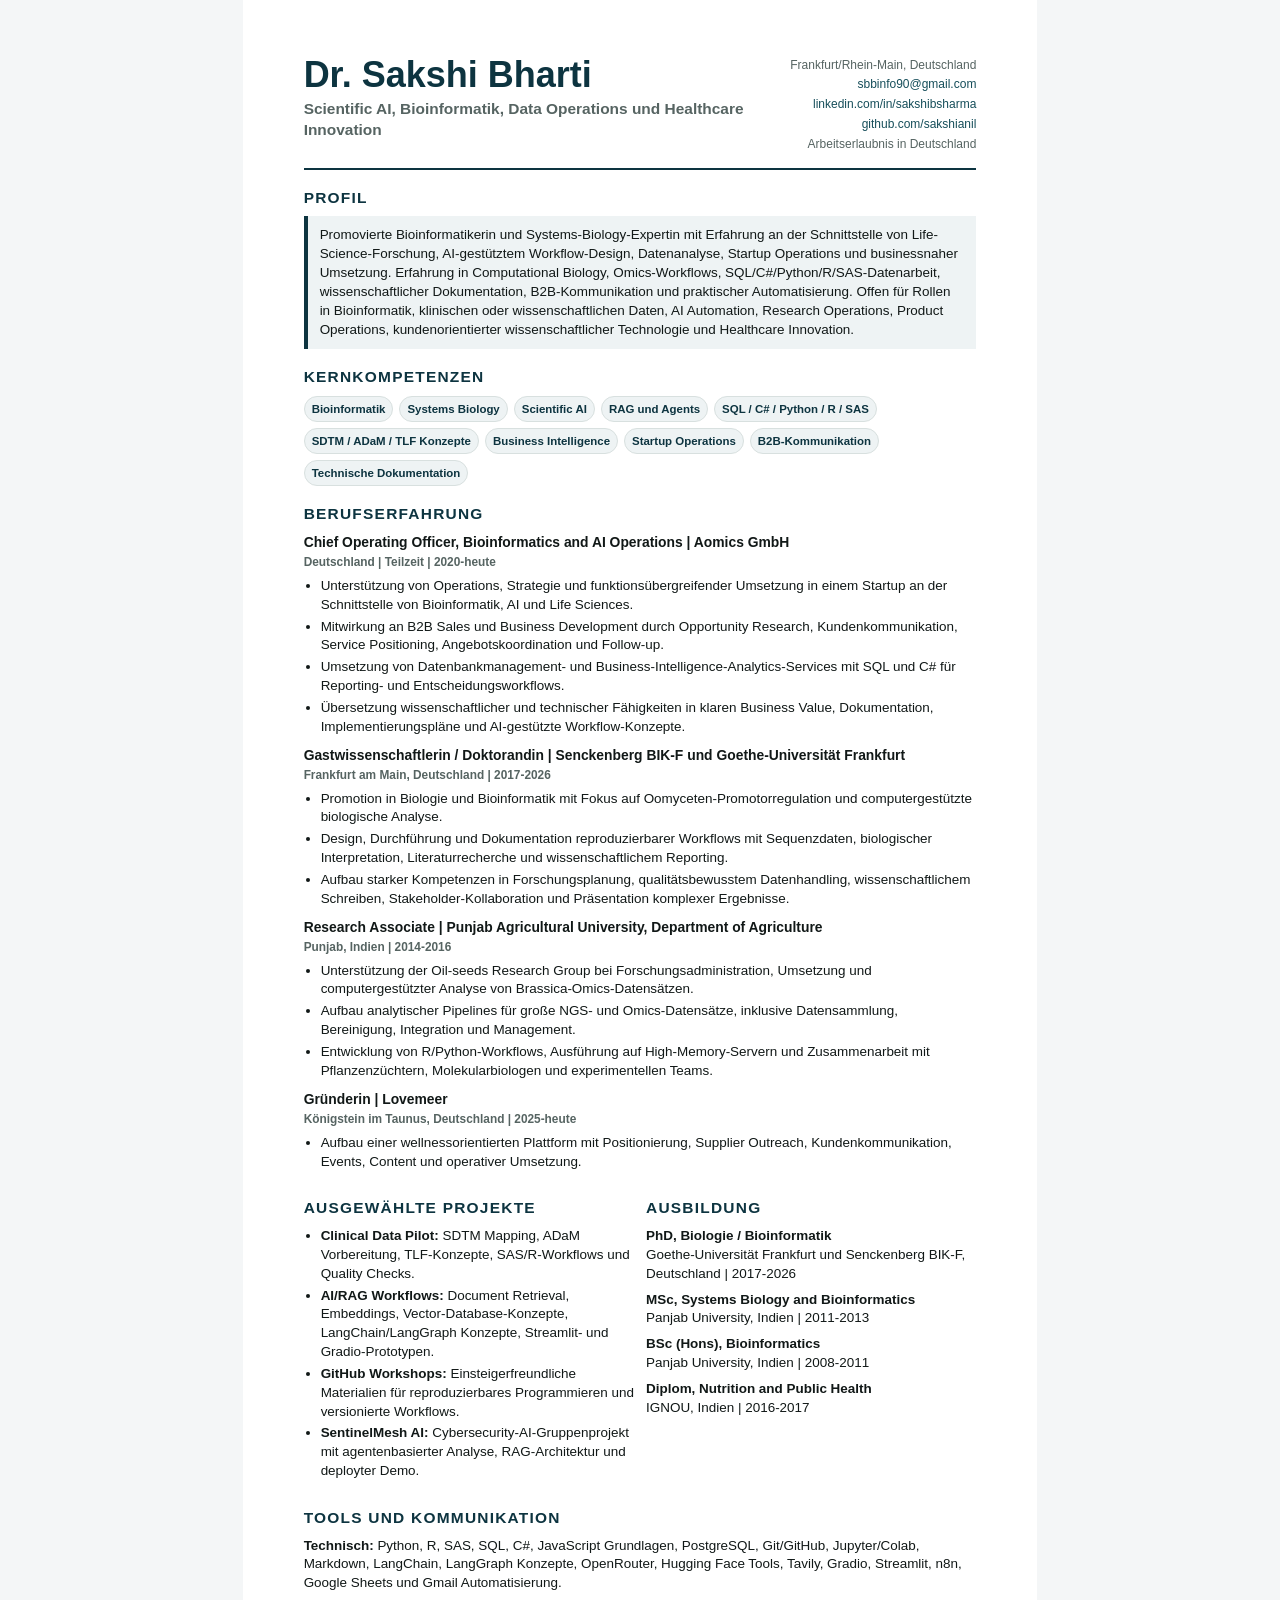
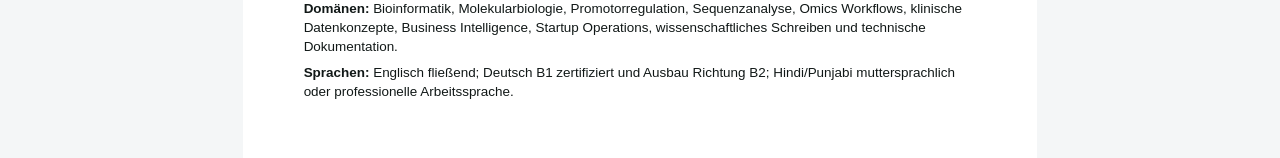
<file: resume-de.html>
<!doctype html>
<html lang="de">
<head>
  <meta charset="utf-8">
  <title>Dr. Sakshi Bharti | Allgemeiner Lebenslauf</title>
  <style>
    :root {
      --ink: #111817;
      --muted: #566462;
      --line: #d8e0df;
      --soft: #eef3f4;
      --accent: #0d3440;
      --accent-2: #164e5a;
    }

    * { box-sizing: border-box; }

    body {
      margin: 0;
      color: var(--ink);
      background: #f4f6f7;
      font-family: Arial, Helvetica, sans-serif;
      font-size: 10.1pt;
      line-height: 1.4;
    }

    .page {
      width: 210mm;
      min-height: 297mm;
      margin: 0 auto;
      padding: 15mm 16mm 13mm;
      background: #fff;
    }

    header {
      display: grid;
      grid-template-columns: 1fr auto;
      gap: 18px;
      padding-bottom: 12px;
      border-bottom: 2px solid var(--accent);
    }

    h1 {
      margin: 0 0 5px;
      color: var(--accent);
      font-size: 27pt;
      line-height: 1;
      letter-spacing: 0;
    }

    .headline {
      margin: 0;
      color: var(--muted);
      font-size: 11.6pt;
      font-weight: 700;
    }

    .contact {
      color: var(--muted);
      font-size: 9pt;
      text-align: right;
    }

    .contact div { margin-bottom: 3px; }
    a { color: var(--accent-2); text-decoration: none; }

    h2 {
      margin: 17px 0 8px;
      color: var(--accent);
      font-size: 11.6pt;
      letter-spacing: 0.08em;
      text-transform: uppercase;
    }

    h3 {
      margin: 0;
      color: var(--ink);
      font-size: 10.4pt;
    }

    .meta {
      margin: 2px 0 6px;
      color: var(--muted);
      font-size: 8.9pt;
      font-weight: 700;
    }

    p { margin: 0 0 7px; }

    ul {
      margin: 0 0 9px 17px;
      padding: 0;
    }

    li { margin-bottom: 3px; }

    .summary {
      padding: 10px 12px;
      background: var(--soft);
      border-left: 4px solid var(--accent);
    }

    .grid {
      display: grid;
      grid-template-columns: 1fr 1fr;
      gap: 12px;
    }

    .pill-list {
      display: flex;
      flex-wrap: wrap;
      gap: 6px;
      margin-top: 2px;
    }

    .pill {
      padding: 4px 7px;
      color: var(--accent);
      background: var(--soft);
      border: 1px solid var(--line);
      border-radius: 999px;
      font-size: 8.6pt;
      font-weight: 700;
    }

    .role { break-inside: avoid; margin-bottom: 8px; }
    .compact li { margin-bottom: 3px; }

    @page {
      size: A4;
      margin: 0;
    }
  </style>
</head>
<body>
  <main class="page">
    <header>
      <div>
        <h1>Dr. Sakshi Bharti</h1>
        <p class="headline">Scientific AI, Bioinformatik, Data Operations und Healthcare Innovation</p>
      </div>
      <div class="contact">
        <div>Frankfurt/Rhein-Main, Deutschland</div>
        <div><a href="mailto:sbbinfo90@gmail.com">sbbinfo90@gmail.com</a></div>
        <div><a href="https://www.linkedin.com/in/sakshibsharma">linkedin.com/in/sakshibsharma</a></div>
        <div><a href="https://github.com/sakshianil">github.com/sakshianil</a></div>
        <div>Arbeitserlaubnis in Deutschland</div>
      </div>
    </header>

    <section>
      <h2>Profil</h2>
      <p class="summary">Promovierte Bioinformatikerin und Systems-Biology-Expertin mit Erfahrung an der Schnittstelle von Life-Science-Forschung, AI-gestütztem Workflow-Design, Datenanalyse, Startup Operations und businessnaher Umsetzung. Erfahrung in Computational Biology, Omics-Workflows, SQL/C#/Python/R/SAS-Datenarbeit, wissenschaftlicher Dokumentation, B2B-Kommunikation und praktischer Automatisierung. Offen für Rollen in Bioinformatik, klinischen oder wissenschaftlichen Daten, AI Automation, Research Operations, Product Operations, kundenorientierter wissenschaftlicher Technologie und Healthcare Innovation.</p>
    </section>

    <section>
      <h2>Kernkompetenzen</h2>
      <div class="pill-list">
        <span class="pill">Bioinformatik</span>
        <span class="pill">Systems Biology</span>
        <span class="pill">Scientific AI</span>
        <span class="pill">RAG und Agents</span>
        <span class="pill">SQL / C# / Python / R / SAS</span>
        <span class="pill">SDTM / ADaM / TLF Konzepte</span>
        <span class="pill">Business Intelligence</span>
        <span class="pill">Startup Operations</span>
        <span class="pill">B2B-Kommunikation</span>
        <span class="pill">Technische Dokumentation</span>
      </div>
    </section>

    <section>
      <h2>Berufserfahrung</h2>
      <div class="role">
        <h3>Chief Operating Officer, Bioinformatics and AI Operations | Aomics GmbH</h3>
        <p class="meta">Deutschland | Teilzeit | 2020-heute</p>
        <ul>
          <li>Unterstützung von Operations, Strategie und funktionsübergreifender Umsetzung in einem Startup an der Schnittstelle von Bioinformatik, AI und Life Sciences.</li>
          <li>Mitwirkung an B2B Sales und Business Development durch Opportunity Research, Kundenkommunikation, Service Positioning, Angebotskoordination und Follow-up.</li>
          <li>Umsetzung von Datenbankmanagement- und Business-Intelligence-Analytics-Services mit SQL und C# für Reporting- und Entscheidungsworkflows.</li>
          <li>Übersetzung wissenschaftlicher und technischer Fähigkeiten in klaren Business Value, Dokumentation, Implementierungspläne und AI-gestützte Workflow-Konzepte.</li>
        </ul>
      </div>
      <div class="role">
        <h3>Gastwissenschaftlerin / Doktorandin | Senckenberg BIK-F und Goethe-Universität Frankfurt</h3>
        <p class="meta">Frankfurt am Main, Deutschland | 2017-2026</p>
        <ul>
          <li>Promotion in Biologie und Bioinformatik mit Fokus auf Oomyceten-Promotorregulation und computergestützte biologische Analyse.</li>
          <li>Design, Durchführung und Dokumentation reproduzierbarer Workflows mit Sequenzdaten, biologischer Interpretation, Literaturrecherche und wissenschaftlichem Reporting.</li>
          <li>Aufbau starker Kompetenzen in Forschungsplanung, qualitätsbewusstem Datenhandling, wissenschaftlichem Schreiben, Stakeholder-Kollaboration und Präsentation komplexer Ergebnisse.</li>
        </ul>
      </div>
      <div class="role">
        <h3>Research Associate | Punjab Agricultural University, Department of Agriculture</h3>
        <p class="meta">Punjab, Indien | 2014-2016</p>
        <ul>
          <li>Unterstützung der Oil-seeds Research Group bei Forschungsadministration, Umsetzung und computergestützter Analyse von Brassica-Omics-Datensätzen.</li>
          <li>Aufbau analytischer Pipelines für große NGS- und Omics-Datensätze, inklusive Datensammlung, Bereinigung, Integration und Management.</li>
          <li>Entwicklung von R/Python-Workflows, Ausführung auf High-Memory-Servern und Zusammenarbeit mit Pflanzenzüchtern, Molekularbiologen und experimentellen Teams.</li>
        </ul>
      </div>
      <div class="role">
        <h3>Gründerin | Lovemeer</h3>
        <p class="meta">Königstein im Taunus, Deutschland | 2025-heute</p>
        <ul>
          <li>Aufbau einer wellnessorientierten Plattform mit Positionierung, Supplier Outreach, Kundenkommunikation, Events, Content und operativer Umsetzung.</li>
        </ul>
      </div>
    </section>

    <section class="grid">
      <div>
        <h2>Ausgewählte Projekte</h2>
        <ul class="compact">
          <li><strong>Clinical Data Pilot:</strong> SDTM Mapping, ADaM Vorbereitung, TLF-Konzepte, SAS/R-Workflows und Quality Checks.</li>
          <li><strong>AI/RAG Workflows:</strong> Document Retrieval, Embeddings, Vector-Database-Konzepte, LangChain/LangGraph Konzepte, Streamlit- und Gradio-Prototypen.</li>
          <li><strong>GitHub Workshops:</strong> Einsteigerfreundliche Materialien für reproduzierbares Programmieren und versionierte Workflows.</li>
          <li><strong>SentinelMesh AI:</strong> Cybersecurity-AI-Gruppenprojekt mit agentenbasierter Analyse, RAG-Architektur und deployter Demo.</li>
        </ul>
      </div>
      <div>
        <h2>Ausbildung</h2>
        <p><strong>PhD, Biologie / Bioinformatik</strong><br>Goethe-Universität Frankfurt und Senckenberg BIK-F, Deutschland | 2017-2026</p>
        <p><strong>MSc, Systems Biology and Bioinformatics</strong><br>Panjab University, Indien | 2011-2013</p>
        <p><strong>BSc (Hons), Bioinformatics</strong><br>Panjab University, Indien | 2008-2011</p>
        <p><strong>Diplom, Nutrition and Public Health</strong><br>IGNOU, Indien | 2016-2017</p>
      </div>
    </section>

    <section>
      <h2>Tools und Kommunikation</h2>
      <p><strong>Technisch:</strong> Python, R, SAS, SQL, C#, JavaScript Grundlagen, PostgreSQL, Git/GitHub, Jupyter/Colab, Markdown, LangChain, LangGraph Konzepte, OpenRouter, Hugging Face Tools, Tavily, Gradio, Streamlit, n8n, Google Sheets und Gmail Automatisierung.</p>
      <p><strong>Domänen:</strong> Bioinformatik, Molekularbiologie, Promotorregulation, Sequenzanalyse, Omics Workflows, klinische Datenkonzepte, Business Intelligence, Startup Operations, wissenschaftliches Schreiben und technische Dokumentation.</p>
      <p><strong>Sprachen:</strong> Englisch fließend; Deutsch B1 zertifiziert und Ausbau Richtung B2; Hindi/Punjabi muttersprachlich oder professionelle Arbeitssprache.</p>
    </section>
  </main>
</body>
</html>
</file>
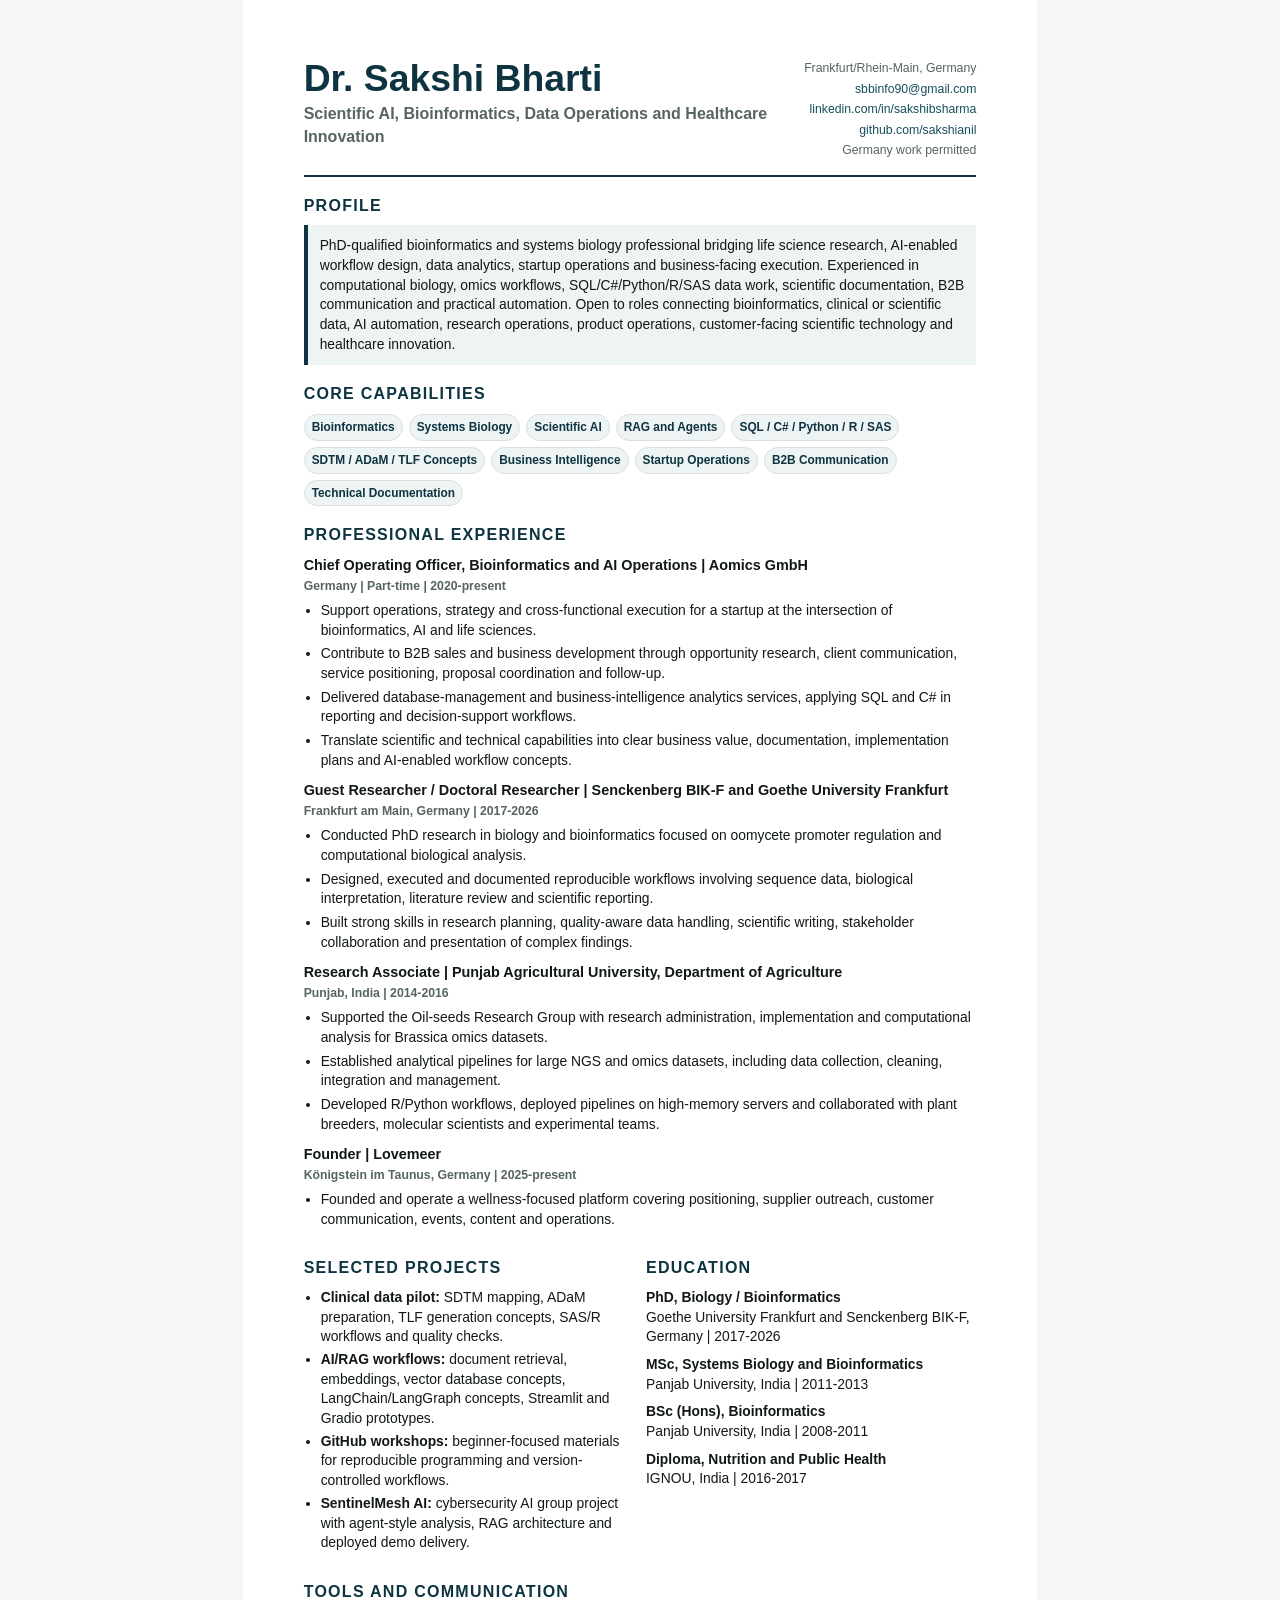
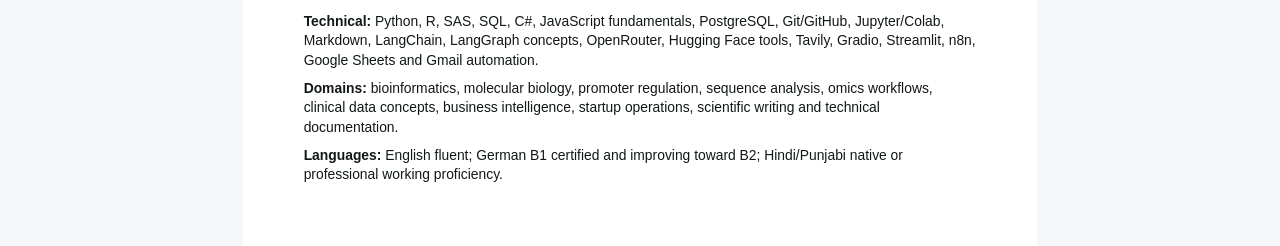
<file: resume-en.html>
<!doctype html>
<html lang="en">
<head>
  <meta charset="utf-8">
  <title>Dr. Sakshi Bharti | General Resume</title>
  <style>
    :root {
      --ink: #111817;
      --muted: #566462;
      --line: #d8e0df;
      --soft: #eef3f4;
      --accent: #0d3440;
      --accent-2: #164e5a;
    }

    * { box-sizing: border-box; }

    body {
      margin: 0;
      color: var(--ink);
      background: #f4f6f7;
      font-family: Arial, Helvetica, sans-serif;
      font-size: 10.4pt;
      line-height: 1.42;
    }

    .page {
      width: 210mm;
      min-height: 297mm;
      margin: 0 auto;
      padding: 16mm 16mm 14mm;
      background: #fff;
    }

    header {
      display: grid;
      grid-template-columns: 1fr auto;
      gap: 18px;
      padding-bottom: 12px;
      border-bottom: 2px solid var(--accent);
    }

    h1 {
      margin: 0 0 5px;
      color: var(--accent);
      font-size: 28pt;
      line-height: 1;
      letter-spacing: 0;
    }

    .headline {
      margin: 0;
      color: var(--muted);
      font-size: 12pt;
      font-weight: 700;
    }

    .contact {
      color: var(--muted);
      font-size: 9.2pt;
      text-align: right;
    }

    .contact div { margin-bottom: 3px; }
    a { color: var(--accent-2); text-decoration: none; }

    h2 {
      margin: 18px 0 8px;
      color: var(--accent);
      font-size: 12pt;
      letter-spacing: 0.08em;
      text-transform: uppercase;
    }

    h3 {
      margin: 0;
      color: var(--ink);
      font-size: 10.8pt;
    }

    .meta {
      margin: 2px 0 6px;
      color: var(--muted);
      font-size: 9.2pt;
      font-weight: 700;
    }

    p { margin: 0 0 8px; }

    ul {
      margin: 0 0 10px 17px;
      padding: 0;
    }

    li { margin-bottom: 4px; }

    .summary {
      padding: 11px 12px;
      background: var(--soft);
      border-left: 4px solid var(--accent);
    }

    .grid {
      display: grid;
      grid-template-columns: 1fr 1fr;
      gap: 12px;
    }

    .pill-list {
      display: flex;
      flex-wrap: wrap;
      gap: 6px;
      margin-top: 2px;
    }

    .pill {
      padding: 4px 7px;
      color: var(--accent);
      background: var(--soft);
      border: 1px solid var(--line);
      border-radius: 999px;
      font-size: 8.9pt;
      font-weight: 700;
    }

    .role { break-inside: avoid; margin-bottom: 9px; }
    .compact li { margin-bottom: 3px; }

    @page {
      size: A4;
      margin: 0;
    }
  </style>
</head>
<body>
  <main class="page">
    <header>
      <div>
        <h1>Dr. Sakshi Bharti</h1>
        <p class="headline">Scientific AI, Bioinformatics, Data Operations and Healthcare Innovation</p>
      </div>
      <div class="contact">
        <div>Frankfurt/Rhein-Main, Germany</div>
        <div><a href="mailto:sbbinfo90@gmail.com">sbbinfo90@gmail.com</a></div>
        <div><a href="https://www.linkedin.com/in/sakshibsharma">linkedin.com/in/sakshibsharma</a></div>
        <div><a href="https://github.com/sakshianil">github.com/sakshianil</a></div>
        <div>Germany work permitted</div>
      </div>
    </header>

    <section>
      <h2>Profile</h2>
      <p class="summary">PhD-qualified bioinformatics and systems biology professional bridging life science research, AI-enabled workflow design, data analytics, startup operations and business-facing execution. Experienced in computational biology, omics workflows, SQL/C#/Python/R/SAS data work, scientific documentation, B2B communication and practical automation. Open to roles connecting bioinformatics, clinical or scientific data, AI automation, research operations, product operations, customer-facing scientific technology and healthcare innovation.</p>
    </section>

    <section>
      <h2>Core Capabilities</h2>
      <div class="pill-list">
        <span class="pill">Bioinformatics</span>
        <span class="pill">Systems Biology</span>
        <span class="pill">Scientific AI</span>
        <span class="pill">RAG and Agents</span>
        <span class="pill">SQL / C# / Python / R / SAS</span>
        <span class="pill">SDTM / ADaM / TLF Concepts</span>
        <span class="pill">Business Intelligence</span>
        <span class="pill">Startup Operations</span>
        <span class="pill">B2B Communication</span>
        <span class="pill">Technical Documentation</span>
      </div>
    </section>

    <section>
      <h2>Professional Experience</h2>
      <div class="role">
        <h3>Chief Operating Officer, Bioinformatics and AI Operations | Aomics GmbH</h3>
        <p class="meta">Germany | Part-time | 2020-present</p>
        <ul>
          <li>Support operations, strategy and cross-functional execution for a startup at the intersection of bioinformatics, AI and life sciences.</li>
          <li>Contribute to B2B sales and business development through opportunity research, client communication, service positioning, proposal coordination and follow-up.</li>
          <li>Delivered database-management and business-intelligence analytics services, applying SQL and C# in reporting and decision-support workflows.</li>
          <li>Translate scientific and technical capabilities into clear business value, documentation, implementation plans and AI-enabled workflow concepts.</li>
        </ul>
      </div>
      <div class="role">
        <h3>Guest Researcher / Doctoral Researcher | Senckenberg BIK-F and Goethe University Frankfurt</h3>
        <p class="meta">Frankfurt am Main, Germany | 2017-2026</p>
        <ul>
          <li>Conducted PhD research in biology and bioinformatics focused on oomycete promoter regulation and computational biological analysis.</li>
          <li>Designed, executed and documented reproducible workflows involving sequence data, biological interpretation, literature review and scientific reporting.</li>
          <li>Built strong skills in research planning, quality-aware data handling, scientific writing, stakeholder collaboration and presentation of complex findings.</li>
        </ul>
      </div>
      <div class="role">
        <h3>Research Associate | Punjab Agricultural University, Department of Agriculture</h3>
        <p class="meta">Punjab, India | 2014-2016</p>
        <ul>
          <li>Supported the Oil-seeds Research Group with research administration, implementation and computational analysis for Brassica omics datasets.</li>
          <li>Established analytical pipelines for large NGS and omics datasets, including data collection, cleaning, integration and management.</li>
          <li>Developed R/Python workflows, deployed pipelines on high-memory servers and collaborated with plant breeders, molecular scientists and experimental teams.</li>
        </ul>
      </div>
      <div class="role">
        <h3>Founder | Lovemeer</h3>
        <p class="meta">Königstein im Taunus, Germany | 2025-present</p>
        <ul>
          <li>Founded and operate a wellness-focused platform covering positioning, supplier outreach, customer communication, events, content and operations.</li>
        </ul>
      </div>
    </section>

    <section class="grid">
      <div>
        <h2>Selected Projects</h2>
        <ul class="compact">
          <li><strong>Clinical data pilot:</strong> SDTM mapping, ADaM preparation, TLF generation concepts, SAS/R workflows and quality checks.</li>
          <li><strong>AI/RAG workflows:</strong> document retrieval, embeddings, vector database concepts, LangChain/LangGraph concepts, Streamlit and Gradio prototypes.</li>
          <li><strong>GitHub workshops:</strong> beginner-focused materials for reproducible programming and version-controlled workflows.</li>
          <li><strong>SentinelMesh AI:</strong> cybersecurity AI group project with agent-style analysis, RAG architecture and deployed demo delivery.</li>
        </ul>
      </div>
      <div>
        <h2>Education</h2>
        <p><strong>PhD, Biology / Bioinformatics</strong><br>Goethe University Frankfurt and Senckenberg BIK-F, Germany | 2017-2026</p>
        <p><strong>MSc, Systems Biology and Bioinformatics</strong><br>Panjab University, India | 2011-2013</p>
        <p><strong>BSc (Hons), Bioinformatics</strong><br>Panjab University, India | 2008-2011</p>
        <p><strong>Diploma, Nutrition and Public Health</strong><br>IGNOU, India | 2016-2017</p>
      </div>
    </section>

    <section>
      <h2>Tools and Communication</h2>
      <p><strong>Technical:</strong> Python, R, SAS, SQL, C#, JavaScript fundamentals, PostgreSQL, Git/GitHub, Jupyter/Colab, Markdown, LangChain, LangGraph concepts, OpenRouter, Hugging Face tools, Tavily, Gradio, Streamlit, n8n, Google Sheets and Gmail automation.</p>
      <p><strong>Domains:</strong> bioinformatics, molecular biology, promoter regulation, sequence analysis, omics workflows, clinical data concepts, business intelligence, startup operations, scientific writing and technical documentation.</p>
      <p><strong>Languages:</strong> English fluent; German B1 certified and improving toward B2; Hindi/Punjabi native or professional working proficiency.</p>
    </section>
  </main>
</body>
</html>
</file>
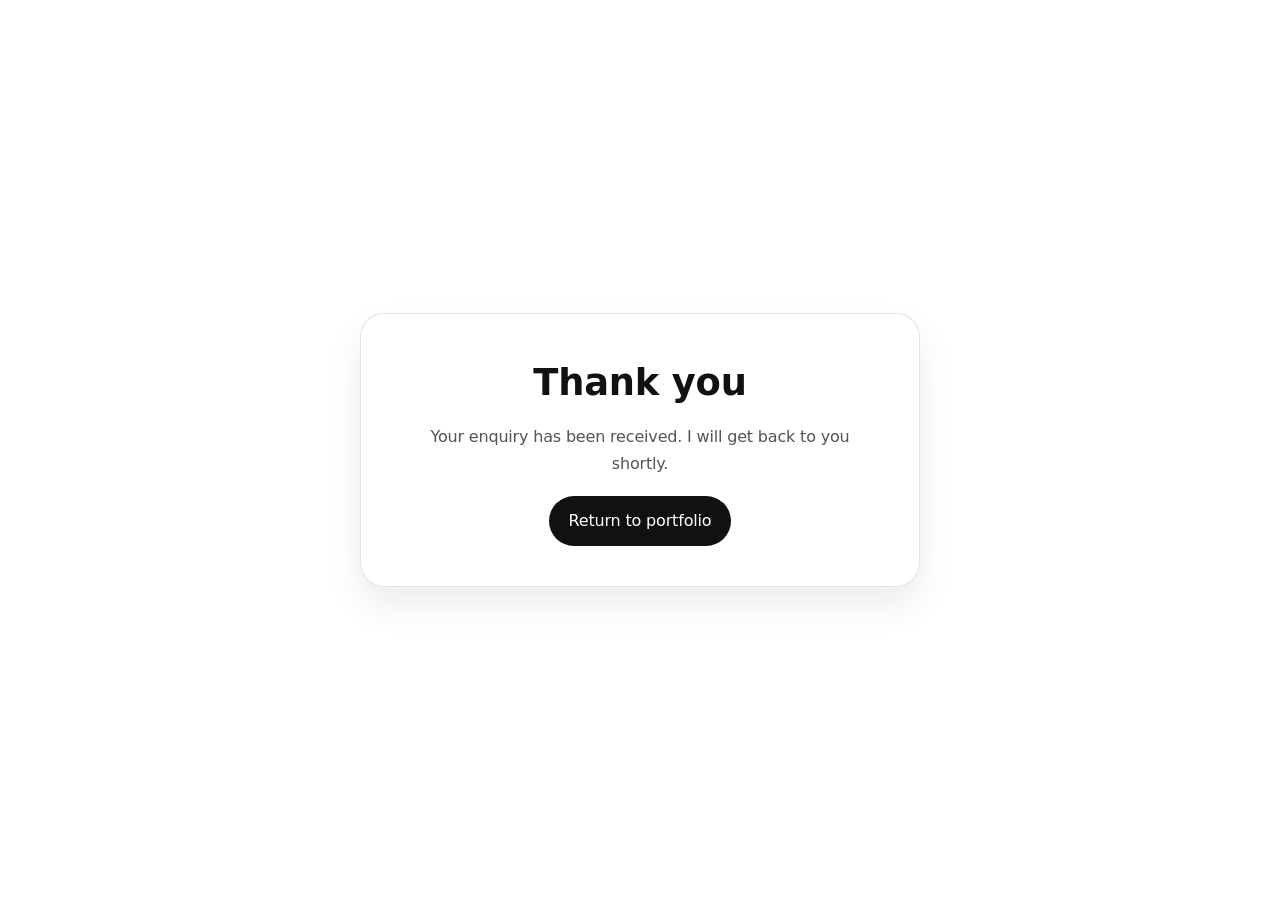
<file: thank-you.html>
<!doctype html>
<html lang="en">
<head>
  <meta charset="utf-8">
  <meta name="viewport" content="width=device-width, initial-scale=1">
  <title>Thank you | Dr. Sakshi Bharti</title>
  <link rel="stylesheet" href="styles.css">
  <style>
    body {
      margin: 0;
      min-height: 100vh;
      display: grid;
      place-items: center;
      background: var(--surface, #f7f6f2);
      color: var(--text, #111);
      font-family: Inter, system-ui, -apple-system, BlinkMacSystemFont, "Segoe UI", sans-serif;
    }
    .thank-you-card {
      max-width: 560px;
      padding: 2.5rem;
      border: 1px solid rgba(17, 17, 17, 0.12);
      border-radius: 24px;
      background: rgba(255, 255, 255, 0.9);
      box-shadow: 0 18px 36px rgba(17, 17, 17, 0.08);
      text-align: center;
    }
    .thank-you-card h1 {
      margin: 0 0 0.75rem;
      font-size: clamp(1.7rem, 3vw, 2.3rem);
    }
    .thank-you-card p {
      margin: 0 0 1.2rem;
      line-height: 1.7;
      color: rgba(17, 17, 17, 0.72);
    }
    .thank-you-card a {
      display: inline-block;
      padding: 0.8rem 1.2rem;
      border-radius: 999px;
      text-decoration: none;
      color: white;
      background: #111111;
    }
  </style>
</head>
<body>
  <main class="thank-you-card">
    <h1>Thank you</h1>
    <p>Your enquiry has been received. I will get back to you shortly.</p>
    <a href="index.html">Return to portfolio</a>
  </main>
</body>
</html>
</file>
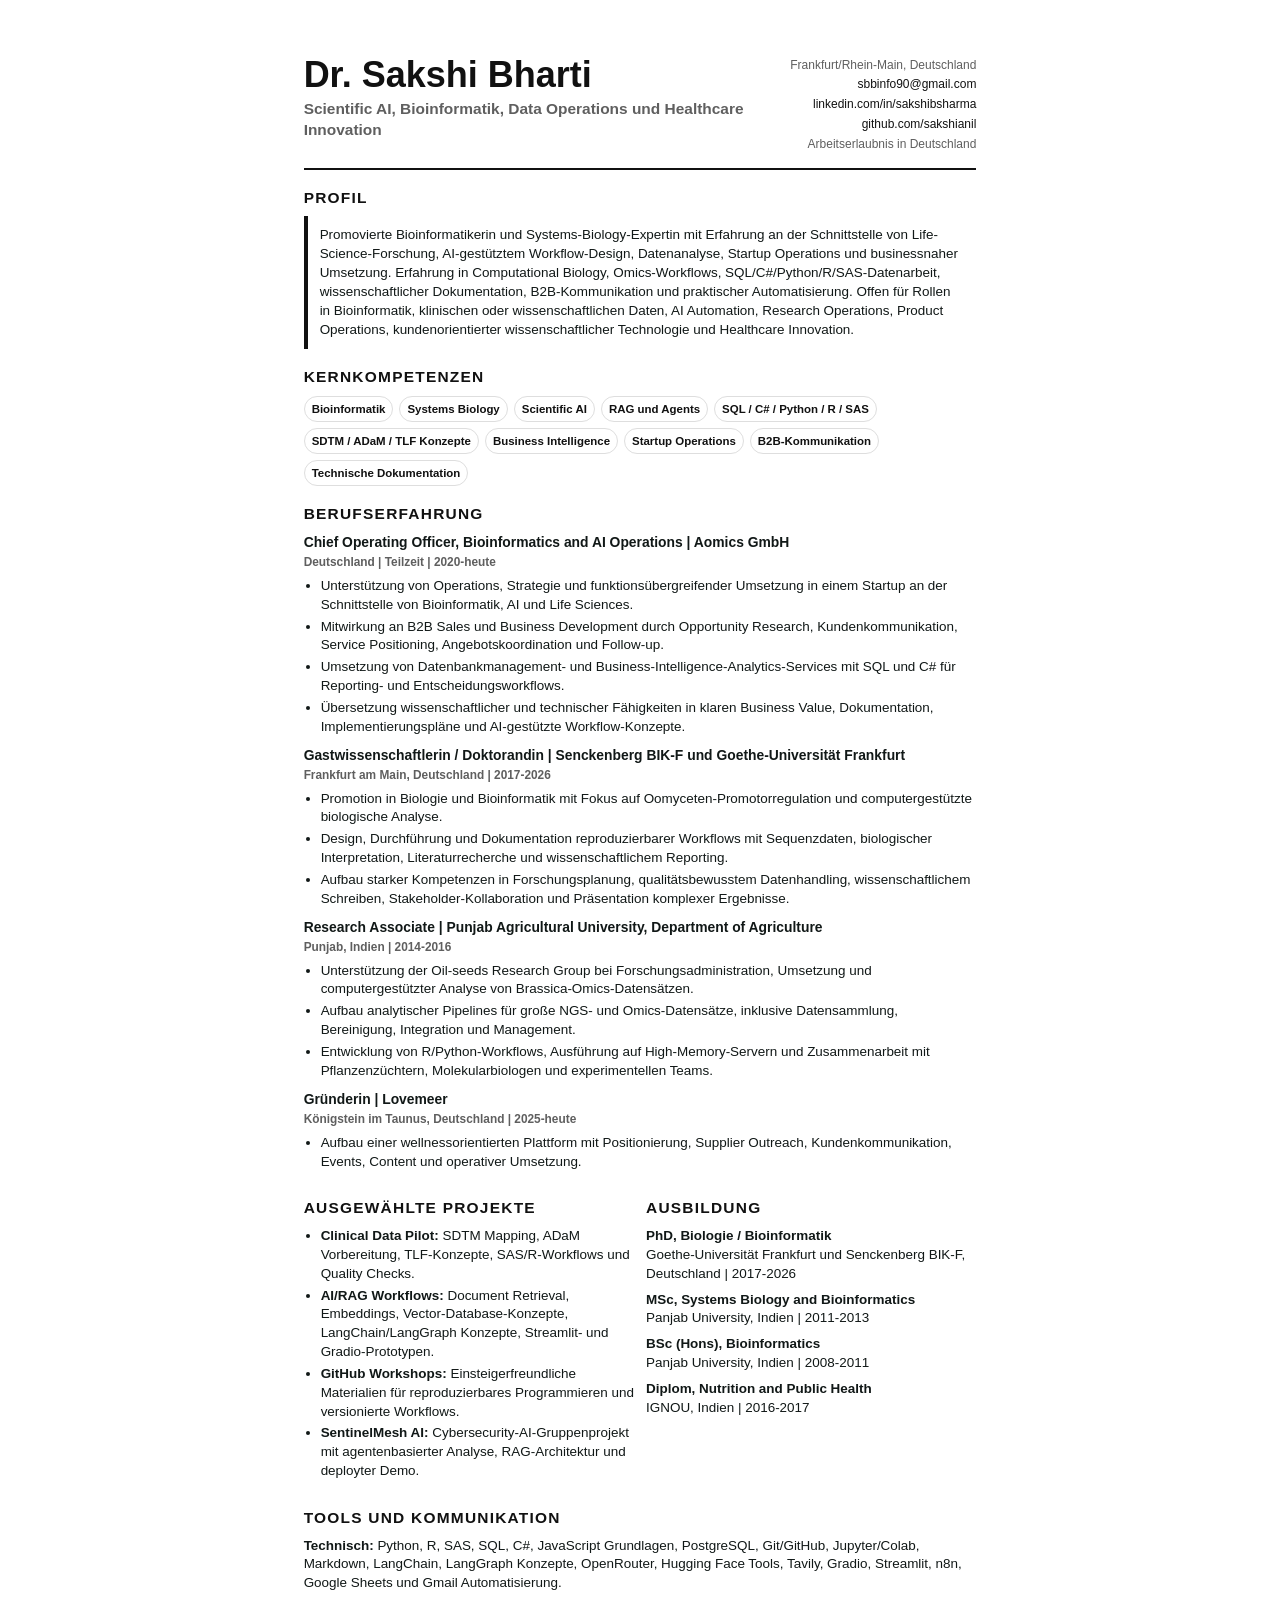
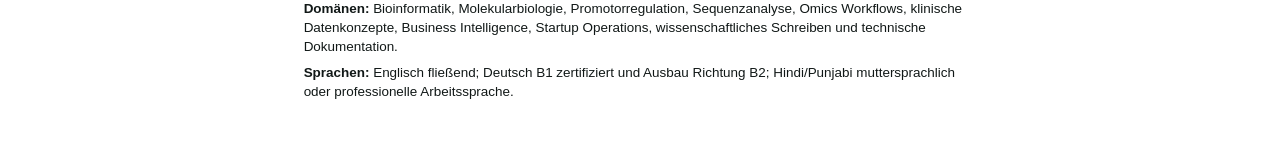
<file: assets/resumes/source/resume-de.html>
<!doctype html>
<html lang="de">
<head>
  <meta charset="utf-8">
  <title>Dr. Sakshi Bharti | Allgemeiner Lebenslauf</title>
  <style>
    :root {
      --ink: #111817;
      --muted: #5f5f5f;
      --line: #dedede;
      --soft: #ffffff;
      --accent: #111111;
      --accent-2: #111111;
    }

    * { box-sizing: border-box; }

    body {
      margin: 0;
      color: var(--ink);
      background: #ffffff;
      font-family: Arial, Helvetica, sans-serif;
      font-size: 10.1pt;
      line-height: 1.4;
    }

    .page {
      width: 210mm;
      min-height: 297mm;
      margin: 0 auto;
      padding: 15mm 16mm 13mm;
      background: #fff;
    }

    header {
      display: grid;
      grid-template-columns: 1fr auto;
      gap: 18px;
      padding-bottom: 12px;
      border-bottom: 2px solid var(--accent);
    }

    h1 {
      margin: 0 0 5px;
      color: var(--accent);
      font-size: 27pt;
      line-height: 1;
      letter-spacing: 0;
    }

    .headline {
      margin: 0;
      color: var(--muted);
      font-size: 11.6pt;
      font-weight: 700;
    }

    .contact {
      color: var(--muted);
      font-size: 9pt;
      text-align: right;
    }

    .contact div { margin-bottom: 3px; }
    a { color: var(--accent-2); text-decoration: none; }

    h2 {
      margin: 17px 0 8px;
      color: var(--accent);
      font-size: 11.6pt;
      letter-spacing: 0.08em;
      text-transform: uppercase;
    }

    h3 {
      margin: 0;
      color: var(--ink);
      font-size: 10.4pt;
    }

    .meta {
      margin: 2px 0 6px;
      color: var(--muted);
      font-size: 8.9pt;
      font-weight: 700;
    }

    p { margin: 0 0 7px; }

    ul {
      margin: 0 0 9px 17px;
      padding: 0;
    }

    li { margin-bottom: 3px; }

    .summary {
      padding: 10px 12px;
      background: var(--soft);
      border-left: 4px solid var(--accent);
    }

    .grid {
      display: grid;
      grid-template-columns: 1fr 1fr;
      gap: 12px;
    }

    .pill-list {
      display: flex;
      flex-wrap: wrap;
      gap: 6px;
      margin-top: 2px;
    }

    .pill {
      padding: 4px 7px;
      color: var(--accent);
      background: var(--soft);
      border: 1px solid var(--line);
      border-radius: 999px;
      font-size: 8.6pt;
      font-weight: 700;
    }

    .role { break-inside: avoid; margin-bottom: 8px; }
    .compact li { margin-bottom: 3px; }

    @page {
      size: A4;
      margin: 0;
    }
  </style>
</head>
<body>
  <main class="page">
    <header>
      <div>
        <h1>Dr. Sakshi Bharti</h1>
        <p class="headline">Scientific AI, Bioinformatik, Data Operations und Healthcare Innovation</p>
      </div>
      <div class="contact">
        <div>Frankfurt/Rhein-Main, Deutschland</div>
        <div><a href="mailto:sbbinfo90@gmail.com">sbbinfo90@gmail.com</a></div>
        <div><a href="https://www.linkedin.com/in/sakshibsharma">linkedin.com/in/sakshibsharma</a></div>
        <div><a href="https://github.com/sakshianil">github.com/sakshianil</a></div>
        <div>Arbeitserlaubnis in Deutschland</div>
      </div>
    </header>

    <section>
      <h2>Profil</h2>
      <p class="summary">Promovierte Bioinformatikerin und Systems-Biology-Expertin mit Erfahrung an der Schnittstelle von Life-Science-Forschung, AI-gestütztem Workflow-Design, Datenanalyse, Startup Operations und businessnaher Umsetzung. Erfahrung in Computational Biology, Omics-Workflows, SQL/C#/Python/R/SAS-Datenarbeit, wissenschaftlicher Dokumentation, B2B-Kommunikation und praktischer Automatisierung. Offen für Rollen in Bioinformatik, klinischen oder wissenschaftlichen Daten, AI Automation, Research Operations, Product Operations, kundenorientierter wissenschaftlicher Technologie und Healthcare Innovation.</p>
    </section>

    <section>
      <h2>Kernkompetenzen</h2>
      <div class="pill-list">
        <span class="pill">Bioinformatik</span>
        <span class="pill">Systems Biology</span>
        <span class="pill">Scientific AI</span>
        <span class="pill">RAG und Agents</span>
        <span class="pill">SQL / C# / Python / R / SAS</span>
        <span class="pill">SDTM / ADaM / TLF Konzepte</span>
        <span class="pill">Business Intelligence</span>
        <span class="pill">Startup Operations</span>
        <span class="pill">B2B-Kommunikation</span>
        <span class="pill">Technische Dokumentation</span>
      </div>
    </section>

    <section>
      <h2>Berufserfahrung</h2>
      <div class="role">
        <h3>Chief Operating Officer, Bioinformatics and AI Operations | Aomics GmbH</h3>
        <p class="meta">Deutschland | Teilzeit | 2020-heute</p>
        <ul>
          <li>Unterstützung von Operations, Strategie und funktionsübergreifender Umsetzung in einem Startup an der Schnittstelle von Bioinformatik, AI und Life Sciences.</li>
          <li>Mitwirkung an B2B Sales und Business Development durch Opportunity Research, Kundenkommunikation, Service Positioning, Angebotskoordination und Follow-up.</li>
          <li>Umsetzung von Datenbankmanagement- und Business-Intelligence-Analytics-Services mit SQL und C# für Reporting- und Entscheidungsworkflows.</li>
          <li>Übersetzung wissenschaftlicher und technischer Fähigkeiten in klaren Business Value, Dokumentation, Implementierungspläne und AI-gestützte Workflow-Konzepte.</li>
        </ul>
      </div>
      <div class="role">
        <h3>Gastwissenschaftlerin / Doktorandin | Senckenberg BIK-F und Goethe-Universität Frankfurt</h3>
        <p class="meta">Frankfurt am Main, Deutschland | 2017-2026</p>
        <ul>
          <li>Promotion in Biologie und Bioinformatik mit Fokus auf Oomyceten-Promotorregulation und computergestützte biologische Analyse.</li>
          <li>Design, Durchführung und Dokumentation reproduzierbarer Workflows mit Sequenzdaten, biologischer Interpretation, Literaturrecherche und wissenschaftlichem Reporting.</li>
          <li>Aufbau starker Kompetenzen in Forschungsplanung, qualitätsbewusstem Datenhandling, wissenschaftlichem Schreiben, Stakeholder-Kollaboration und Präsentation komplexer Ergebnisse.</li>
        </ul>
      </div>
      <div class="role">
        <h3>Research Associate | Punjab Agricultural University, Department of Agriculture</h3>
        <p class="meta">Punjab, Indien | 2014-2016</p>
        <ul>
          <li>Unterstützung der Oil-seeds Research Group bei Forschungsadministration, Umsetzung und computergestützter Analyse von Brassica-Omics-Datensätzen.</li>
          <li>Aufbau analytischer Pipelines für große NGS- und Omics-Datensätze, inklusive Datensammlung, Bereinigung, Integration und Management.</li>
          <li>Entwicklung von R/Python-Workflows, Ausführung auf High-Memory-Servern und Zusammenarbeit mit Pflanzenzüchtern, Molekularbiologen und experimentellen Teams.</li>
        </ul>
      </div>
      <div class="role">
        <h3>Gründerin | Lovemeer</h3>
        <p class="meta">Königstein im Taunus, Deutschland | 2025-heute</p>
        <ul>
          <li>Aufbau einer wellnessorientierten Plattform mit Positionierung, Supplier Outreach, Kundenkommunikation, Events, Content und operativer Umsetzung.</li>
        </ul>
      </div>
    </section>

    <section class="grid">
      <div>
        <h2>Ausgewählte Projekte</h2>
        <ul class="compact">
          <li><strong>Clinical Data Pilot:</strong> SDTM Mapping, ADaM Vorbereitung, TLF-Konzepte, SAS/R-Workflows und Quality Checks.</li>
          <li><strong>AI/RAG Workflows:</strong> Document Retrieval, Embeddings, Vector-Database-Konzepte, LangChain/LangGraph Konzepte, Streamlit- und Gradio-Prototypen.</li>
          <li><strong>GitHub Workshops:</strong> Einsteigerfreundliche Materialien für reproduzierbares Programmieren und versionierte Workflows.</li>
          <li><strong>SentinelMesh AI:</strong> Cybersecurity-AI-Gruppenprojekt mit agentenbasierter Analyse, RAG-Architektur und deployter Demo.</li>
        </ul>
      </div>
      <div>
        <h2>Ausbildung</h2>
        <p><strong>PhD, Biologie / Bioinformatik</strong><br>Goethe-Universität Frankfurt und Senckenberg BIK-F, Deutschland | 2017-2026</p>
        <p><strong>MSc, Systems Biology and Bioinformatics</strong><br>Panjab University, Indien | 2011-2013</p>
        <p><strong>BSc (Hons), Bioinformatics</strong><br>Panjab University, Indien | 2008-2011</p>
        <p><strong>Diplom, Nutrition and Public Health</strong><br>IGNOU, Indien | 2016-2017</p>
      </div>
    </section>

    <section>
      <h2>Tools und Kommunikation</h2>
      <p><strong>Technisch:</strong> Python, R, SAS, SQL, C#, JavaScript Grundlagen, PostgreSQL, Git/GitHub, Jupyter/Colab, Markdown, LangChain, LangGraph Konzepte, OpenRouter, Hugging Face Tools, Tavily, Gradio, Streamlit, n8n, Google Sheets und Gmail Automatisierung.</p>
      <p><strong>Domänen:</strong> Bioinformatik, Molekularbiologie, Promotorregulation, Sequenzanalyse, Omics Workflows, klinische Datenkonzepte, Business Intelligence, Startup Operations, wissenschaftliches Schreiben und technische Dokumentation.</p>
      <p><strong>Sprachen:</strong> Englisch fließend; Deutsch B1 zertifiziert und Ausbau Richtung B2; Hindi/Punjabi muttersprachlich oder professionelle Arbeitssprache.</p>
    </section>
  </main>
</body>
</html>
</file>
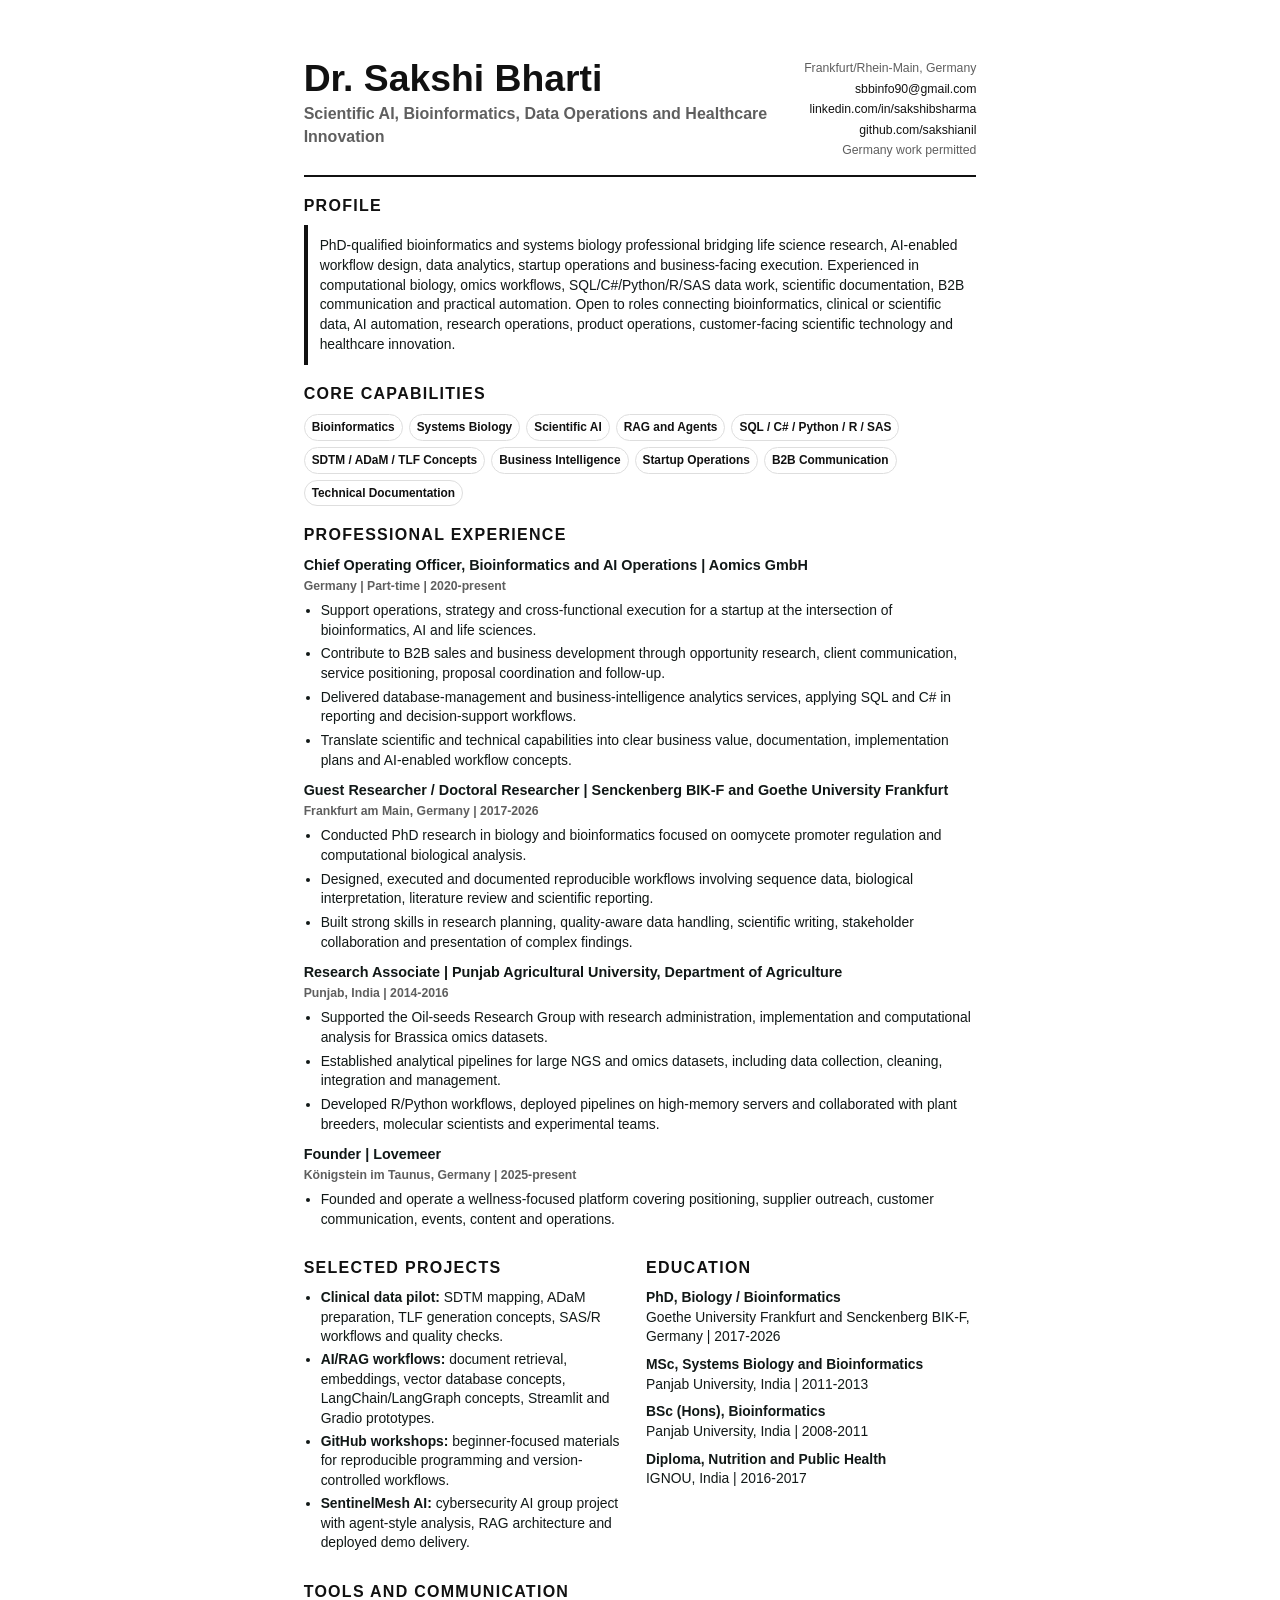
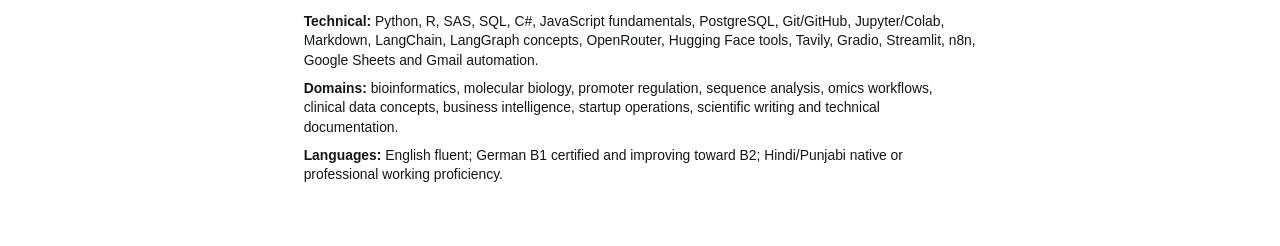
<file: assets/resumes/source/resume-en.html>
<!doctype html>
<html lang="en">
<head>
  <meta charset="utf-8">
  <title>Dr. Sakshi Bharti | General Resume</title>
  <style>
    :root {
      --ink: #111817;
      --muted: #5f5f5f;
      --line: #dedede;
      --soft: #ffffff;
      --accent: #111111;
      --accent-2: #111111;
    }

    * { box-sizing: border-box; }

    body {
      margin: 0;
      color: var(--ink);
      background: #ffffff;
      font-family: Arial, Helvetica, sans-serif;
      font-size: 10.4pt;
      line-height: 1.42;
    }

    .page {
      width: 210mm;
      min-height: 297mm;
      margin: 0 auto;
      padding: 16mm 16mm 14mm;
      background: #fff;
    }

    header {
      display: grid;
      grid-template-columns: 1fr auto;
      gap: 18px;
      padding-bottom: 12px;
      border-bottom: 2px solid var(--accent);
    }

    h1 {
      margin: 0 0 5px;
      color: var(--accent);
      font-size: 28pt;
      line-height: 1;
      letter-spacing: 0;
    }

    .headline {
      margin: 0;
      color: var(--muted);
      font-size: 12pt;
      font-weight: 700;
    }

    .contact {
      color: var(--muted);
      font-size: 9.2pt;
      text-align: right;
    }

    .contact div { margin-bottom: 3px; }
    a { color: var(--accent-2); text-decoration: none; }

    h2 {
      margin: 18px 0 8px;
      color: var(--accent);
      font-size: 12pt;
      letter-spacing: 0.08em;
      text-transform: uppercase;
    }

    h3 {
      margin: 0;
      color: var(--ink);
      font-size: 10.8pt;
    }

    .meta {
      margin: 2px 0 6px;
      color: var(--muted);
      font-size: 9.2pt;
      font-weight: 700;
    }

    p { margin: 0 0 8px; }

    ul {
      margin: 0 0 10px 17px;
      padding: 0;
    }

    li { margin-bottom: 4px; }

    .summary {
      padding: 11px 12px;
      background: var(--soft);
      border-left: 4px solid var(--accent);
    }

    .grid {
      display: grid;
      grid-template-columns: 1fr 1fr;
      gap: 12px;
    }

    .pill-list {
      display: flex;
      flex-wrap: wrap;
      gap: 6px;
      margin-top: 2px;
    }

    .pill {
      padding: 4px 7px;
      color: var(--accent);
      background: var(--soft);
      border: 1px solid var(--line);
      border-radius: 999px;
      font-size: 8.9pt;
      font-weight: 700;
    }

    .role { break-inside: avoid; margin-bottom: 9px; }
    .compact li { margin-bottom: 3px; }

    @page {
      size: A4;
      margin: 0;
    }
  </style>
</head>
<body>
  <main class="page">
    <header>
      <div>
        <h1>Dr. Sakshi Bharti</h1>
        <p class="headline">Scientific AI, Bioinformatics, Data Operations and Healthcare Innovation</p>
      </div>
      <div class="contact">
        <div>Frankfurt/Rhein-Main, Germany</div>
        <div><a href="mailto:sbbinfo90@gmail.com">sbbinfo90@gmail.com</a></div>
        <div><a href="https://www.linkedin.com/in/sakshibsharma">linkedin.com/in/sakshibsharma</a></div>
        <div><a href="https://github.com/sakshianil">github.com/sakshianil</a></div>
        <div>Germany work permitted</div>
      </div>
    </header>

    <section>
      <h2>Profile</h2>
      <p class="summary">PhD-qualified bioinformatics and systems biology professional bridging life science research, AI-enabled workflow design, data analytics, startup operations and business-facing execution. Experienced in computational biology, omics workflows, SQL/C#/Python/R/SAS data work, scientific documentation, B2B communication and practical automation. Open to roles connecting bioinformatics, clinical or scientific data, AI automation, research operations, product operations, customer-facing scientific technology and healthcare innovation.</p>
    </section>

    <section>
      <h2>Core Capabilities</h2>
      <div class="pill-list">
        <span class="pill">Bioinformatics</span>
        <span class="pill">Systems Biology</span>
        <span class="pill">Scientific AI</span>
        <span class="pill">RAG and Agents</span>
        <span class="pill">SQL / C# / Python / R / SAS</span>
        <span class="pill">SDTM / ADaM / TLF Concepts</span>
        <span class="pill">Business Intelligence</span>
        <span class="pill">Startup Operations</span>
        <span class="pill">B2B Communication</span>
        <span class="pill">Technical Documentation</span>
      </div>
    </section>

    <section>
      <h2>Professional Experience</h2>
      <div class="role">
        <h3>Chief Operating Officer, Bioinformatics and AI Operations | Aomics GmbH</h3>
        <p class="meta">Germany | Part-time | 2020-present</p>
        <ul>
          <li>Support operations, strategy and cross-functional execution for a startup at the intersection of bioinformatics, AI and life sciences.</li>
          <li>Contribute to B2B sales and business development through opportunity research, client communication, service positioning, proposal coordination and follow-up.</li>
          <li>Delivered database-management and business-intelligence analytics services, applying SQL and C# in reporting and decision-support workflows.</li>
          <li>Translate scientific and technical capabilities into clear business value, documentation, implementation plans and AI-enabled workflow concepts.</li>
        </ul>
      </div>
      <div class="role">
        <h3>Guest Researcher / Doctoral Researcher | Senckenberg BIK-F and Goethe University Frankfurt</h3>
        <p class="meta">Frankfurt am Main, Germany | 2017-2026</p>
        <ul>
          <li>Conducted PhD research in biology and bioinformatics focused on oomycete promoter regulation and computational biological analysis.</li>
          <li>Designed, executed and documented reproducible workflows involving sequence data, biological interpretation, literature review and scientific reporting.</li>
          <li>Built strong skills in research planning, quality-aware data handling, scientific writing, stakeholder collaboration and presentation of complex findings.</li>
        </ul>
      </div>
      <div class="role">
        <h3>Research Associate | Punjab Agricultural University, Department of Agriculture</h3>
        <p class="meta">Punjab, India | 2014-2016</p>
        <ul>
          <li>Supported the Oil-seeds Research Group with research administration, implementation and computational analysis for Brassica omics datasets.</li>
          <li>Established analytical pipelines for large NGS and omics datasets, including data collection, cleaning, integration and management.</li>
          <li>Developed R/Python workflows, deployed pipelines on high-memory servers and collaborated with plant breeders, molecular scientists and experimental teams.</li>
        </ul>
      </div>
      <div class="role">
        <h3>Founder | Lovemeer</h3>
        <p class="meta">Königstein im Taunus, Germany | 2025-present</p>
        <ul>
          <li>Founded and operate a wellness-focused platform covering positioning, supplier outreach, customer communication, events, content and operations.</li>
        </ul>
      </div>
    </section>

    <section class="grid">
      <div>
        <h2>Selected Projects</h2>
        <ul class="compact">
          <li><strong>Clinical data pilot:</strong> SDTM mapping, ADaM preparation, TLF generation concepts, SAS/R workflows and quality checks.</li>
          <li><strong>AI/RAG workflows:</strong> document retrieval, embeddings, vector database concepts, LangChain/LangGraph concepts, Streamlit and Gradio prototypes.</li>
          <li><strong>GitHub workshops:</strong> beginner-focused materials for reproducible programming and version-controlled workflows.</li>
          <li><strong>SentinelMesh AI:</strong> cybersecurity AI group project with agent-style analysis, RAG architecture and deployed demo delivery.</li>
        </ul>
      </div>
      <div>
        <h2>Education</h2>
        <p><strong>PhD, Biology / Bioinformatics</strong><br>Goethe University Frankfurt and Senckenberg BIK-F, Germany | 2017-2026</p>
        <p><strong>MSc, Systems Biology and Bioinformatics</strong><br>Panjab University, India | 2011-2013</p>
        <p><strong>BSc (Hons), Bioinformatics</strong><br>Panjab University, India | 2008-2011</p>
        <p><strong>Diploma, Nutrition and Public Health</strong><br>IGNOU, India | 2016-2017</p>
      </div>
    </section>

    <section>
      <h2>Tools and Communication</h2>
      <p><strong>Technical:</strong> Python, R, SAS, SQL, C#, JavaScript fundamentals, PostgreSQL, Git/GitHub, Jupyter/Colab, Markdown, LangChain, LangGraph concepts, OpenRouter, Hugging Face tools, Tavily, Gradio, Streamlit, n8n, Google Sheets and Gmail automation.</p>
      <p><strong>Domains:</strong> bioinformatics, molecular biology, promoter regulation, sequence analysis, omics workflows, clinical data concepts, business intelligence, startup operations, scientific writing and technical documentation.</p>
      <p><strong>Languages:</strong> English fluent; German B1 certified and improving toward B2; Hindi/Punjabi native or professional working proficiency.</p>
    </section>
  </main>
</body>
</html>
</file>
<file: styles.css>
:root {
  color-scheme: light;
  --bg: #f7f7f8;
  --surface: #ffffff;
  --surface-soft: #f3f4f6;
  --ink: #111111;
  --muted: #5f6470;
  --line: #e7e7ea;
  --accent: #0f172a;
  --accent-strong: #111827;
  --on-accent: #ffffff;
  --accent-soft: rgba(17, 24, 39, 0.06);
  --accent-muted: rgba(17, 24, 39, 0.16);
  --font-main: "Inter", ui-sans-serif, system-ui, -apple-system, BlinkMacSystemFont, "Segoe UI", sans-serif;
  --font-display: "Syne", var(--font-main);
  --radius: 16px;
  --radius-lg: 28px;
  --shadow: 0 1px 2px rgba(0, 0, 0, 0.04), 0 18px 48px rgba(0, 0, 0, 0.08);
  --shadow-soft: 0 18px 48px rgba(0, 0, 0, 0.08);
  --max: 1080px;
  --pad: clamp(20px, 5vw, 48px);
}

[data-theme="dark"] {
  color-scheme: dark;
  --bg: #0d0d0d;
  --surface: #171717;
  --surface-soft: #202020;
  --ink: #f2f2f2;
  --muted: #b8b8b8;
  --line: rgba(255, 255, 255, 0.12);
  --accent-soft: rgba(255, 255, 255, 0.08);
  --accent-muted: rgba(255, 255, 255, 0.18);
  --shadow: 0 1px 2px rgba(0, 0, 0, 0.22), 0 20px 60px rgba(0, 0, 0, 0.28);
  --shadow-soft: 0 20px 60px rgba(0, 0, 0, 0.28);
}

[data-palette="ink"] {
  --accent: #111111;
  --accent-strong: #111111;
}

[data-palette="cobalt"] {
  --accent: #2454d6;
  --accent-strong: #173fa8;
}

[data-palette="plum"] {
  --accent: #7a2e66;
  --accent-strong: #5d214e;
}

[data-palette="copper"] {
  --accent: #9a4f2f;
  --accent-strong: #783a22;
}

[data-palette="violet"] {
  --accent: #6d28d9;
  --accent-strong: #5b21b6;
}

[data-theme="dark"][data-palette="violet"] {
  --accent: #a78bfa;
  --accent-strong: #c4b5fd;
  --on-accent: #1e1033;
}

[data-theme="dark"][data-palette="ink"] {
  --accent: #ffffff;
  --accent-strong: #ffffff;
  --on-accent: #0f0f0f;
}

[data-font="system"] {
  --font-main: "Inter", ui-sans-serif, system-ui, -apple-system, BlinkMacSystemFont, "Segoe UI", sans-serif;
}

[data-font="editorial"] {
  --font-main: Georgia, "Times New Roman", serif;
}

[data-font="technical"] {
  --font-main: "SFMono-Regular", Consolas, "Liberation Mono", monospace;
}

* {
  box-sizing: border-box;
}

html {
  scroll-behavior: smooth;
}

body {
  margin: 0;
  overflow-x: hidden;
  background:
    radial-gradient(900px 420px at 8% -8%, color-mix(in srgb, var(--accent) 10%, transparent), transparent 60%),
    radial-gradient(700px 360px at 92% 0%, color-mix(in srgb, var(--accent) 8%, transparent), transparent 55%),
    var(--bg);
  color: var(--ink);
  font-family: var(--font-main);
  font-size: 16px;
  line-height: 1.55;
  letter-spacing: -0.011em;
  -webkit-font-smoothing: antialiased;
  text-rendering: optimizeLegibility;
}

img {
  display: block;
  max-width: 100%;
}

a {
  color: inherit;
}

.site-header {
  position: sticky;
  top: 0;
  z-index: 10;
  display: flex;
  align-items: center;
  justify-content: space-between;
  min-height: 60px;
  padding: 0 var(--pad);
  background: color-mix(in srgb, var(--bg) 94%, transparent);
  border-bottom: 1px solid var(--line);
  backdrop-filter: blur(18px);
}

.brand {
  display: inline-flex;
  align-items: center;
  gap: 10px;
  font-weight: 650;
  font-size: 15.5px;
  text-decoration: none;
}

.brand-mark {
  display: grid;
  width: 30px;
  height: 30px;
  place-items: center;
  color: var(--on-accent);
  background: var(--accent-strong);
  border-radius: 50%;
  font-size: 11px;
  font-weight: 700;
}

nav {
  display: flex;
  gap: 22px;
  color: var(--muted);
  font-size: 14px;
  font-weight: 520;
}

nav a {
  text-decoration: none;
}

.language-switch {
  display: inline-flex;
  gap: 2px;
  padding: 3px;
  border: 1px solid var(--line);
  border-radius: 999px;
  background: var(--surface);
}

.language-switch button {
  min-width: 36px;
  height: 28px;
  padding: 0 10px;
  color: var(--muted);
  background: transparent;
  border: 0;
  border-radius: 999px;
  font: inherit;
  font-size: 12px;
  font-weight: 650;
  cursor: pointer;
}

.language-switch button.active {
  color: var(--on-accent);
  background: var(--accent-strong);
}

.style-toggle {
  min-height: 34px;
  padding: 0 14px;
  color: var(--ink);
  background: var(--surface);
  border: 1px solid var(--line);
  border-radius: 999px;
  font: inherit;
  font-size: 12px;
  font-weight: 650;
  cursor: pointer;
}

nav a:hover,
.contact-links a:hover,
.project-proof-panel a:hover,
.inspire-cta a:hover {
  color: var(--accent);
}

.hero-badge {
  display: inline-flex;
  margin: 0 0 14px;
  padding: 8px 14px;
  color: var(--accent-strong);
  background: linear-gradient(135deg, color-mix(in srgb, var(--accent-strong) 10%, transparent), color-mix(in srgb, var(--accent) 6%, transparent));
  border: 1px solid var(--accent-muted);
  border-radius: 999px;
  font-size: 12px;
  font-weight: 700;
  letter-spacing: 0.01em;
}

.hero-tag-row {
  display: flex;
  flex-wrap: wrap;
  gap: 8px;
  margin: 0 0 22px;
}

.hero-tag-row span {
  display: inline-flex;
  padding: 7px 11px;
  color: var(--accent-strong);
  background: var(--surface);
  border: 1px solid var(--line);
  border-radius: 999px;
  font-size: 12px;
  font-weight: 700;
}

.hero-signal-grid {
  display: flex;
  flex-wrap: wrap;
  gap: 10px;
  margin: 0 0 24px;
}

.signal-card {
  display: inline-flex;
  align-items: center;
  justify-content: center;
  min-height: 40px;
  padding: 0 14px;
  color: var(--accent-strong);
  background: var(--surface);
  border: 1px solid var(--line);
  border-radius: 999px;
  font-size: 13px;
  font-weight: 650;
  text-decoration: none;
}

.signal-card:hover {
  color: var(--on-accent);
  background: var(--accent-strong);
  border-color: var(--accent-strong);
}

.hero-stats {
  display: grid;
  grid-template-columns: repeat(4, minmax(0, 1fr));
  gap: 10px;
  margin-top: 28px;
  padding-top: 22px;
  border-top: 1px solid var(--line);
}

.hero-stats div {
  display: grid;
  gap: 4px;
  padding: 12px 10px;
  background: rgba(255, 255, 255, 0.7);
  border: 1px solid var(--line);
  border-radius: 14px;
  box-shadow: none;
}

.hero-stats strong {
  color: var(--accent-strong);
  font-family: var(--font-display);
  font-size: 18px;
  font-weight: 700;
  line-height: 1;
}

.hero-stats span {
  color: var(--muted);
  font-size: 11.5px;
  font-weight: 600;
  line-height: 1.35;
}

.hero {
  display: grid;
  grid-template-columns: minmax(0, 1fr) minmax(340px, 0.82fr);
  gap: clamp(30px, 5vw, 58px);
  align-items: center;
  max-width: var(--max);
  min-height: auto;
  margin: 0 auto;
  padding: clamp(52px, 8vh, 84px) var(--pad) clamp(54px, 8vh, 92px);
}

.hero > * {
  min-width: 0;
}

.role-line {
  margin: 0 0 16px;
  color: var(--accent);
  font-size: 13px;
  font-weight: 650;
  letter-spacing: 0.01em;
}

h1,
h2,
h3,
p {
  margin-top: 0;
}

.hero h1 {
  max-width: 680px;
  margin-bottom: 18px;
  font-family: var(--font-display);
  font-size: clamp(34px, 4.8vw, 54px);
  line-height: 1.06;
  letter-spacing: -0.03em;
  font-weight: 700;
}

.hero-summary {
  max-width: 46ch;
  margin-bottom: 28px;
  color: var(--muted);
  font-size: clamp(16.5px, 1.4vw, 18px);
  line-height: 1.58;
}

.actions,
.contact-links,
.resume-actions {
  display: flex;
  flex-wrap: wrap;
  gap: 12px;
}

.button {
  display: inline-flex;
  align-items: center;
  justify-content: center;
  min-height: 44px;
  padding: 0 18px;
  border: 1px solid var(--accent-strong);
  border-radius: 999px;
  font-size: 14px;
  font-weight: 650;
  line-height: 1;
  text-decoration: none;
  transition: transform 160ms ease, background 160ms ease, border-color 160ms ease;
}

.button:active {
  transform: translateY(1px);
}

.button.primary {
  color: var(--on-accent);
  background: linear-gradient(135deg, var(--accent-strong), color-mix(in srgb, var(--accent-strong) 78%, var(--accent)));
  box-shadow: 0 10px 24px rgba(17, 24, 39, 0.18);
}

.button.secondary {
  color: var(--accent-strong);
  background: linear-gradient(135deg, var(--surface), var(--surface-soft));
  box-shadow: inset 0 0 0 1px var(--line);
}

.button.ghost {
  color: var(--accent-strong);
  background: transparent;
  border-color: var(--line);
}

.button:focus-visible,
.style-toggle:focus-visible,
.language-switch button:focus-visible,
.chat-launcher:focus-visible {
  outline: 2px solid var(--accent);
  outline-offset: 2px;
}

.executive-card {
  padding: 12px;
  background: rgba(255, 255, 255, 0.82);
  border: 1px solid var(--line);
  border-radius: var(--radius-lg);
  box-shadow: 0 10px 30px rgba(15, 23, 42, 0.05);
}

.executive-card img {
  aspect-ratio: 4 / 3;
  width: 100%;
  object-fit: cover;
  border-radius: calc(var(--radius-lg) - 10px);
  filter: grayscale(1) contrast(1.04);
}

.executive-card .portrait-image {
  object-position: center 24%;
  filter: grayscale(0.08) contrast(1.03);
}

.profile-strip {
  display: grid;
  grid-template-columns: 0.8fr 1.2fr;
  gap: 1px;
  margin: 12px 0;
  overflow: hidden;
  border: 1px solid var(--line);
  border-radius: 18px;
  background: var(--line);
}

.profile-strip span {
  padding: 12px 14px;
  background: var(--surface-soft);
  color: var(--accent-strong);
  font-size: 12px;
  font-weight: 650;
  line-height: 1.35;
}

.signal-list {
  display: grid;
  gap: 11px;
  padding: 6px 6px 4px;
}

.signal-list p {
  display: grid;
  gap: 2px;
  margin: 0;
}

.signal-list strong {
  color: var(--ink);
  font-size: 13.5px;
  font-weight: 650;
}

.signal-list span {
  color: var(--muted);
  font-size: 13.5px;
  line-height: 1.48;
}

.board {
  display: grid;
  grid-template-columns: 1.1fr 0.95fr 0.95fr;
  gap: 14px;
  max-width: var(--max);
  margin: 0 auto;
  padding: 0 var(--pad);
}

.board article {
  min-height: 220px;
  padding: clamp(22px, 3vw, 32px);
  background: rgba(255, 255, 255, 0.82);
  border: 1px solid var(--line);
  border-radius: var(--radius-lg);
}

.board article:first-child {
  background: var(--accent-soft);
  color: var(--ink);
}

.board span {
  color: var(--accent);
  font-size: 13px;
  font-weight: 650;
}

.board article:first-child span,
.board article:first-child p {
  color: var(--muted);
}

.board h2 {
  margin: 18px 0 12px;
  font-size: clamp(22px, 2.5vw, 30px);
  line-height: 1.12;
  letter-spacing: -0.02em;
  font-weight: 650;
}

.board p {
  max-width: 34ch;
  margin-bottom: 0;
  color: var(--muted);
}

.brand-system-section {
  max-width: var(--max);
  margin: 0 auto;
  padding: clamp(34px, 5vw, 56px) var(--pad) 0;
}

.brand-system-grid {
  display: grid;
  grid-template-columns: repeat(4, minmax(0, 1fr));
  gap: 12px;
}

.brand-card {
  min-height: 220px;
  padding: 22px;
  background: rgba(255, 255, 255, 0.84);
  border: 1px solid var(--line);
  border-radius: var(--radius-lg);
}

.brand-card span {
  color: var(--accent);
  font-size: 13px;
  font-weight: 650;
}

.brand-card h3 {
  margin: 12px 0 8px;
  font-size: 19px;
  font-weight: 650;
  line-height: 1.2;
}

.brand-card p {
  margin-bottom: 0;
  color: var(--muted);
  line-height: 1.56;
}

.brand-system-cta {
  display: flex;
  flex-wrap: wrap;
  gap: 12px;
  margin-top: 14px;
}

.inspire-section,
.inquiry-section {
  max-width: var(--max);
  margin-inline: auto;
  padding: clamp(62px, 8vw, 92px) var(--pad);
}

.inspire-grid {
  display: grid;
  grid-template-columns: repeat(2, minmax(0, 1fr));
  gap: 12px;
}

.inspire-card {
  min-height: 220px;
  padding: clamp(22px, 3vw, 30px);
  background: rgba(255, 255, 255, 0.84);
  border: 1px solid var(--line);
  border-radius: var(--radius-lg);
  transition: transform 160ms ease, border-color 160ms ease, box-shadow 160ms ease;
}

.inspire-card:hover {
  transform: translateY(-2px);
  border-color: var(--accent-muted);
  box-shadow: var(--shadow-soft);
}

.inspire-card-feature {
  grid-row: span 2;
  color: var(--on-accent);
  background:
    linear-gradient(155deg, color-mix(in srgb, var(--accent-strong) 94%, transparent), rgba(17, 17, 17, 0.78)),
    url("assets/images/scientific-ai-hero.jpg");
  background-position: center;
  background-size: cover;
  border-color: transparent;
}

.inspire-card span {
  color: var(--accent);
  font-size: 13px;
  font-weight: 650;
}

.inspire-card-feature span,
.inspire-card-feature p {
  color: rgba(255, 255, 255, 0.78);
}

.inspire-card h3 {
  margin: 16px 0 10px;
  font-family: var(--font-display);
  font-size: clamp(21px, 2.4vw, 28px);
  line-height: 1.12;
  letter-spacing: -0.02em;
  font-weight: 700;
}

.inspire-card p {
  margin-bottom: 0;
  color: var(--muted);
  line-height: 1.58;
}

.inspire-cta {
  display: grid;
  grid-template-columns: minmax(0, 1fr) auto;
  gap: 22px;
  align-items: center;
  margin-top: 14px;
  padding: 24px;
  background: var(--surface-soft);
  border: 1px solid var(--line);
  border-radius: var(--radius-lg);
}

.inspire-cta p {
  margin: 0;
  color: var(--muted);
  line-height: 1.58;
}

.inquiry-section {
  display: grid;
  grid-template-columns: minmax(0, 0.72fr) minmax(320px, 0.88fr);
  gap: clamp(24px, 4vw, 42px);
  align-items: start;
  width: min(calc(100% - (var(--pad) * 2)), var(--max));
  margin-top: clamp(58px, 8vw, 86px);
  padding: clamp(28px, 4vw, 42px);
  background: var(--surface);
  border: 1px solid var(--line);
  border-radius: var(--radius-lg);
}

.inquiry-copy h2 {
  margin-bottom: 12px;
  font-family: var(--font-display);
  font-size: clamp(28px, 4vw, 40px);
  line-height: 1.08;
  letter-spacing: -0.025em;
  font-weight: 700;
}

.inquiry-copy p {
  max-width: 58ch;
  margin-bottom: 0;
  color: var(--muted);
  line-height: 1.6;
}

.inquiry-form {
  display: grid;
  gap: 12px;
}

.inquiry-form label {
  display: grid;
  gap: 6px;
}

.inquiry-form label > span {
  color: var(--muted);
  font-size: 12px;
  font-weight: 650;
}

.inquiry-form input,
.inquiry-form textarea {
  width: 100%;
  min-width: 0;
  padding: 12px 14px;
  color: var(--ink);
  background: var(--surface-soft);
  border: 1px solid var(--line);
  border-radius: 14px;
  font: inherit;
  font-size: 14px;
  transition: border-color 160ms ease, box-shadow 160ms ease;
}

.inquiry-form input:focus,
.inquiry-form textarea:focus {
  outline: none;
  border-color: var(--accent);
  box-shadow: 0 0 0 3px color-mix(in srgb, var(--accent) 18%, transparent);
}

.inquiry-form textarea {
  resize: vertical;
  min-height: 120px;
}

.consent-label {
  grid-template-columns: auto 1fr;
  align-items: start;
  gap: 10px !important;
  color: var(--muted);
  font-size: 13px;
  line-height: 1.45;
}

.consent-label input {
  width: auto;
  margin-top: 3px;
}

.privacy-note {
  max-width: 66ch;
  margin-top: 16px;
  color: var(--muted);
  font-size: 13px;
  line-height: 1.55;
}

.reveal {
  opacity: 0;
  transform: translateY(18px);
  transition: opacity 520ms ease, transform 520ms ease;
}

.reveal.is-visible {
  opacity: 1;
  transform: translateY(0);
}

.work-section,
.skills-section,
.method-section,
.video-section,
.stack-section,
.experience-section,
.meeting-section,
.closing {
  max-width: var(--max);
  margin-inline: auto;
  padding: clamp(62px, 8vw, 92px) var(--pad);
}

.section-title {
  max-width: 640px;
  margin-bottom: 28px;
}

.section-title.compact {
  margin-bottom: 26px;
}

.section-title h2,
.resume-section h2,
.closing p,
.inspire-section .section-title h2 {
  margin-bottom: 12px;
  font-family: var(--font-display);
  font-size: clamp(28px, 4vw, 40px);
  line-height: 1.08;
  letter-spacing: -0.025em;
  font-weight: 700;
}

.section-title p,
.resume-section p {
  max-width: 58ch;
  margin-bottom: 0;
  color: var(--muted);
  font-size: 16.5px;
  line-height: 1.6;
}

.method-section {
  padding-top: clamp(54px, 7vw, 78px);
}

.method-list {
  display: grid;
  gap: 12px;
}

.method-list article {
  display: grid;
  grid-template-columns: 120px minmax(220px, 0.44fr) minmax(0, 1fr);
  gap: 24px;
  align-items: baseline;
  padding: 22px;
  background: var(--surface);
  border: 1px solid var(--line);
  border-radius: var(--radius);
}

.method-list span,
.timeline time {
  color: var(--accent);
  font-size: 13px;
  font-weight: 650;
}

.method-list h3,
.timeline h3 {
  margin-bottom: 0;
  font-size: 19px;
  line-height: 1.2;
  font-weight: 650;
}

.method-list p,
.timeline p {
  margin-bottom: 0;
  color: var(--muted);
}

.featured-projects-grid {
  display: grid;
  grid-template-columns: repeat(3, minmax(0, 1fr));
  gap: 12px;
}

.project-card {
  display: grid;
  min-height: 330px;
  align-content: start;
  gap: 16px;
  padding: 22px;
  background: rgba(255, 255, 255, 0.84);
  border: 1px solid var(--line);
  border-radius: var(--radius);
  transition: transform 160ms ease, border-color 160ms ease, box-shadow 160ms ease;
}

.project-card:hover {
  transform: translateY(-2px);
  border-color: var(--accent-muted);
  box-shadow: var(--shadow-soft);
}

.project-card-emphasis {
  color: #fff;
  background:
    linear-gradient(145deg, color-mix(in srgb, var(--accent-strong) 92%, transparent), rgba(17, 17, 17, 0.72)),
    url("assets/images/scientific-ai-hero.jpg");
  background-position: center;
  background-size: cover;
  border-color: transparent;
}

.project-icon {
  display: grid;
  width: 44px;
  height: 44px;
  place-items: center;
  color: var(--accent-strong);
  background: var(--surface-soft);
  border: 1px solid var(--line);
  border-radius: 50%;
  font-size: 12px;
  font-weight: 750;
}

.project-card-emphasis .project-icon {
  color: #fff;
  background: rgba(255, 255, 255, 0.14);
  border-color: rgba(255, 255, 255, 0.34);
}

.project-card h3,
.skill-grid h3 {
  margin-bottom: 10px;
  font-size: 18px;
  font-weight: 650;
  line-height: 1.22;
}

.project-card h3 {
  margin-bottom: 5px;
}

.project-subtitle {
  margin-bottom: 0;
  color: var(--accent);
  font-size: 13px;
  font-weight: 650;
  line-height: 1.38;
}

.project-card p,
.skill-grid p {
  margin-bottom: 0;
  color: var(--muted);
  line-height: 1.56;
}

.project-card-emphasis p,
.project-card-emphasis .project-subtitle {
  color: rgba(255, 255, 255, 0.78);
}

.project-tags {
  display: flex;
  flex-wrap: wrap;
  gap: 7px;
  margin-top: auto;
}

.project-tags span {
  display: inline-flex;
  min-height: 28px;
  align-items: center;
  padding: 0 10px;
  color: var(--accent-strong);
  background: var(--surface-soft);
  border: 1px solid var(--line);
  border-radius: 999px;
  font-size: 12px;
  font-weight: 650;
  line-height: 1;
}

.project-card-emphasis .project-tags span {
  color: #fff;
  background: rgba(255, 255, 255, 0.14);
  border-color: rgba(255, 255, 255, 0.26);
}

.project-proof-panel {
  display: grid;
  grid-template-columns: minmax(220px, 0.56fr) minmax(0, 1fr) auto;
  gap: 22px;
  align-items: center;
  margin-top: 14px;
  padding: 24px;
  background: var(--surface-soft);
  border: 1px solid var(--line);
  border-radius: var(--radius-lg);
}

.project-proof-panel span {
  color: var(--accent);
  font-size: 13px;
  font-weight: 650;
}

.project-proof-panel h3 {
  margin: 8px 0 0;
  font-size: clamp(21px, 2.5vw, 28px);
  line-height: 1.12;
  letter-spacing: -0.02em;
  font-weight: 650;
}

.project-proof-panel p {
  margin-bottom: 0;
  color: var(--muted);
  line-height: 1.58;
}

.project-proof-panel a {
  white-space: nowrap;
  color: var(--accent-strong);
  font-weight: 650;
}

.skills-section {
  background: transparent;
}

.video-section {
  display: grid;
  grid-template-columns: minmax(0, 0.9fr) minmax(300px, 0.52fr);
  gap: 28px;
  align-items: stretch;
  padding-top: clamp(18px, 3vw, 34px);
}

.media-links {
  display: grid;
  gap: 12px;
}

.video-copy {
  padding: clamp(24px, 4vw, 38px);
  background: rgba(255, 255, 255, 0.84);
  border: 1px solid var(--line);
  border-radius: var(--radius-lg);
}

.video-copy h2 {
  max-width: 15ch;
  margin-bottom: 16px;
  font-size: clamp(28px, 4vw, 40px);
  line-height: 1.08;
  letter-spacing: -0.025em;
  font-weight: 650;
}

.video-copy p {
  max-width: 58ch;
  margin-bottom: 0;
  color: var(--muted);
  font-size: 16.5px;
  line-height: 1.6;
}

.video-panel {
  position: relative;
  display: flex;
  min-height: 254px;
  flex-direction: column;
  justify-content: flex-end;
  padding: 24px;
  overflow: hidden;
  color: #fff;
  background:
    linear-gradient(145deg, color-mix(in srgb, var(--accent-strong) 90%, transparent), rgba(17, 17, 17, 0.62)),
    url("assets/images/scientific-ai-hero.jpg");
  background-position: center;
  background-size: cover;
  border-radius: var(--radius-lg);
  text-decoration: none;
}

.play-button {
  position: absolute;
  top: 24px;
  right: 24px;
  display: grid;
  width: 64px;
  height: 64px;
  place-items: center;
  border: 1px solid rgba(255, 255, 255, 0.62);
  border-radius: 50%;
  background: rgba(255, 255, 255, 0.14);
}

.play-button::before {
  content: "";
  width: 0;
  height: 0;
  margin-left: 5px;
  border-top: 12px solid transparent;
  border-bottom: 12px solid transparent;
  border-left: 18px solid #fff;
}

.video-panel strong {
  font-size: 27px;
  line-height: 1.08;
  font-weight: 650;
}

.video-panel small {
  margin-top: 8px;
  color: rgba(255, 255, 255, 0.78);
  font-weight: 700;
}

.youtube-card {
  display: grid;
  min-height: 148px;
  align-content: end;
  padding: 22px;
  color: var(--ink);
  background: rgba(255, 255, 255, 0.84);
  border: 1px solid var(--line);
  border-radius: var(--radius-lg);
  text-decoration: none;
}

.youtube-card span {
  margin-bottom: 16px;
  color: var(--muted);
  font-size: 13px;
  font-weight: 650;
}

.youtube-card strong {
  margin-bottom: 8px;
  font-size: 26px;
  line-height: 1.08;
  font-weight: 650;
}

.youtube-card small {
  max-width: 38ch;
  color: var(--muted);
  font-size: 13.5px;
  line-height: 1.5;
}

.youtube-card:hover {
  border-color: var(--accent-muted);
  background: var(--surface-soft);
}

.skill-grid {
  display: grid;
  grid-template-columns: repeat(4, 1fr);
  gap: 12px;
}

.stack-section {
  background: transparent;
  padding-top: 0;
}

.stack-grid {
  display: grid;
  grid-template-columns: repeat(3, 1fr);
  gap: 12px;
}

.stack-grid div {
  min-height: 164px;
  padding: 22px;
  background: rgba(255, 255, 255, 0.84);
  border: 1px solid var(--line);
  border-radius: var(--radius);
}

.stack-grid div:nth-child(2),
.stack-grid div:nth-child(5) {
  background: var(--surface-soft);
}

.stack-grid h3 {
  margin-bottom: 10px;
  font-size: 18px;
  font-weight: 650;
}

.stack-grid p {
  margin-bottom: 0;
  color: var(--muted);
  line-height: 1.56;
}

.experience-section {
  padding-top: 0;
}

.timeline {
  display: grid;
  gap: 12px;
}

.timeline article {
  display: grid;
  grid-template-columns: 180px minmax(0, 1fr);
  gap: 28px;
  padding: 22px;
  background: rgba(255, 255, 255, 0.84);
  border: 1px solid var(--line);
  border-radius: var(--radius);
}

.skill-grid div {
  min-height: 238px;
  padding: 22px;
  background: rgba(255, 255, 255, 0.84);
  border: 1px solid var(--line);
  border-radius: var(--radius);
}

.skill-grid div:nth-child(2),
.skill-grid div:nth-child(4) {
  background: var(--surface-soft);
}

.resume-section {
  display: grid;
  grid-template-columns: minmax(0, 1fr) auto;
  gap: 28px;
  align-items: center;
  width: min(calc(100% - (var(--pad) * 2)), var(--max));
  max-width: var(--max);
  margin: clamp(58px, 8vw, 86px) auto 0;
  padding: clamp(26px, 4vw, 40px);
  background: var(--surface);
  border: 1px solid var(--line);
  border-radius: var(--radius-lg);
}

.meeting-section {
  display: grid;
  grid-template-columns: minmax(0, 0.82fr) minmax(360px, 0.78fr);
  gap: clamp(24px, 4vw, 48px);
  align-items: stretch;
  width: min(calc(100% - (var(--pad) * 2)), var(--max));
  margin: 0 auto;
  padding: clamp(28px, 4vw, 42px);
  color: var(--on-accent);
  background: var(--accent-strong);
  border-radius: var(--radius-lg);
}

.meeting-copy {
  display: flex;
  flex-direction: column;
  justify-content: center;
}

.meeting-section h2 {
  max-width: 14ch;
  margin-bottom: 12px;
  font-size: clamp(28px, 4vw, 40px);
  line-height: 1.08;
  letter-spacing: -0.025em;
  font-weight: 650;
}

.meeting-section p {
  max-width: 68ch;
  margin-bottom: 24px;
  color: color-mix(in srgb, var(--on-accent) 78%, transparent);
  font-size: 16.5px;
  line-height: 1.6;
}

.meeting-section .role-line {
  color: color-mix(in srgb, var(--on-accent) 76%, transparent);
}

.meeting-section .button.secondary {
  width: fit-content;
  color: var(--on-accent);
  border-color: color-mix(in srgb, var(--on-accent) 70%, transparent);
  background: transparent;
}

.calendly-card {
  min-width: 0;
  overflow: hidden;
  background: #fff;
  border-radius: 22px;
}

.calendly-inline-widget {
  width: 100%;
}

.resume-section h2 {
  font-size: clamp(28px, 4vw, 40px);
}

.resume-actions {
  justify-content: flex-end;
}

.site-footer {
  display: grid;
  grid-template-columns: minmax(0, 1fr) minmax(320px, 0.72fr);
  gap: clamp(20px, 4vw, 36px);
  align-items: start;
  max-width: var(--max);
  margin-inline: auto;
  padding: clamp(38px, 5vw, 56px) var(--pad) clamp(62px, 8vw, 92px);
  border-top: 1px solid var(--line);
}

.footer-intro {
  display: grid;
  gap: 10px;
}

.footer-kicker {
  margin-bottom: 0;
  color: var(--accent-strong);
  font-size: 13px;
  font-weight: 700;
  letter-spacing: 0.16em;
  text-transform: uppercase;
}

.site-footer p {
  max-width: 66ch;
  margin-bottom: 0;
  color: var(--muted);
  font-size: 15px;
  line-height: 1.55;
}

.footer-panel {
  display: grid;
  gap: 14px;
}

.availability-grid {
  display: grid;
  grid-template-columns: repeat(3, minmax(0, 1fr));
  gap: 10px;
}

.availability-grid span {
  padding: 12px 14px;
  background: var(--surface);
  color: var(--ink);
  border: 1px solid var(--line);
  border-radius: 999px;
  font-size: 13px;
  font-weight: 650;
  text-align: center;
}

.social-links {
  display: flex;
  flex-wrap: wrap;
  gap: 8px;
}

.social-links a {
  display: inline-flex;
  min-width: 46px;
  min-height: 40px;
  align-items: center;
  justify-content: center;
  padding: 0 12px;
  color: var(--ink);
  background: var(--surface);
  border: 1px solid var(--line);
  border-radius: 999px;
  font-size: 13px;
  font-weight: 650;
  text-decoration: none;
}

.social-links a:hover,
.style-toggle:hover,
.quick-prompts button:hover {
  color: var(--on-accent);
  background: var(--accent-strong);
  border-color: var(--accent-strong);
}

.style-panel {
  position: fixed;
  top: 76px;
  right: clamp(16px, 3vw, 28px);
  z-index: 35;
  display: grid;
  width: min(340px, calc(100vw - 32px));
  gap: 18px;
  padding: 18px;
  color: var(--ink);
  background: var(--surface);
  border: 1px solid var(--line);
  border-radius: 20px;
  box-shadow: var(--shadow-soft);
}

.style-panel[hidden] {
  display: none;
}

.style-panel-header {
  display: flex;
  align-items: center;
  justify-content: space-between;
  gap: 16px;
}

.style-close {
  display: grid;
  width: 30px;
  height: 30px;
  place-items: center;
  color: var(--ink);
  background: var(--surface);
  border: 1px solid var(--line);
  border-radius: 50%;
  font: inherit;
  font-weight: 650;
  cursor: pointer;
}

.control-group {
  display: grid;
  gap: 8px;
}

.control-group > span {
  color: var(--muted);
  font-size: 12px;
  font-weight: 650;
}

.segmented-control,
.palette-options {
  display: flex;
  flex-wrap: wrap;
  gap: 8px;
}

.segmented-control.stacked {
  display: grid;
  grid-template-columns: 1fr 1fr 1fr;
}

.segmented-control button,
.palette-options button {
  min-height: 38px;
  padding: 0 12px;
  color: var(--ink);
  background: var(--surface);
  border: 1px solid var(--line);
  border-radius: 999px;
  font: inherit;
  font-size: 12px;
  font-weight: 650;
  cursor: pointer;
}

.segmented-control button.active,
.palette-options button.active {
  color: var(--on-accent);
  background: var(--accent-strong);
  border-color: var(--accent-strong);
}

.palette-options button {
  display: inline-flex;
  gap: 7px;
  align-items: center;
}

.palette-options span {
  width: 14px;
  height: 14px;
  border-radius: 50%;
  border: 1px solid var(--line);
}

.sr-only {
  position: absolute;
  width: 1px;
  height: 1px;
  padding: 0;
  margin: -1px;
  overflow: hidden;
  clip: rect(0, 0, 0, 0);
  white-space: nowrap;
  border: 0;
}

.chat-launcher {
  position: fixed;
  right: clamp(16px, 3vw, 28px);
  bottom: clamp(16px, 3vw, 28px);
  z-index: 30;
  min-width: 72px;
  height: 46px;
  padding: 0 18px;
  color: var(--on-accent);
  background: var(--accent-strong);
  border: 1px solid rgba(255, 255, 255, 0.24);
  border-radius: 999px;
  box-shadow: 0 18px 46px rgba(17, 17, 17, 0.16);
  font: inherit;
  font-size: 14px;
  font-weight: 650;
  cursor: pointer;
}

.faq-chat {
  position: fixed;
  right: clamp(16px, 3vw, 28px);
  bottom: calc(clamp(16px, 3vw, 28px) + 62px);
  z-index: 31;
  display: grid;
  width: min(380px, calc(100vw - 32px));
  max-height: min(680px, calc(100dvh - 112px));
  grid-template-rows: auto minmax(180px, 1fr) auto auto;
  overflow: hidden;
  background: var(--surface);
  border: 1px solid var(--line);
  border-radius: 20px;
  box-shadow: var(--shadow);
}

.faq-chat[hidden] {
  display: none;
}

.chat-header {
  display: flex;
  align-items: start;
  justify-content: space-between;
  gap: 18px;
  padding: 16px;
  background: var(--accent-strong);
  color: #fff;
}

.chat-header strong,
.chat-header span {
  display: block;
}

.chat-header span {
  margin-top: 3px;
  color: rgba(255, 255, 255, 0.72);
  font-size: 12px;
  font-weight: 700;
}

.chat-close {
  display: grid;
  width: 30px;
  height: 30px;
  place-items: center;
  color: #fff;
  background: rgba(255, 255, 255, 0.12);
  border: 1px solid rgba(255, 255, 255, 0.22);
  border-radius: 50%;
  font: inherit;
  font-size: 15px;
  font-weight: 650;
  cursor: pointer;
}

.chat-log {
  display: grid;
  align-content: start;
  gap: 10px;
  min-height: 220px;
  padding: 14px;
  overflow-y: auto;
  background: var(--surface-soft);
}

.chat-message {
  max-width: 88%;
  margin: 0;
  padding: 10px 12px;
  border-radius: 14px;
  font-size: 14px;
}

.chat-message.bot {
  justify-self: start;
  color: var(--ink);
  background: var(--surface);
  border: 1px solid var(--line);
}

.chat-message.user {
  justify-self: end;
  color: var(--on-accent);
  background: var(--accent-strong);
}

.quick-prompts {
  display: flex;
  flex-wrap: wrap;
  gap: 8px;
  padding: 12px 14px 0;
  background: var(--surface);
}

.quick-prompts button {
  padding: 7px 10px;
  color: var(--accent-strong);
  background: var(--surface-soft);
  border: 1px solid var(--line);
  border-radius: 999px;
  font: inherit;
  font-size: 12px;
  font-weight: 650;
  cursor: pointer;
}

.chat-form {
  display: grid;
  grid-template-columns: minmax(0, 1fr) auto;
  gap: 8px;
  padding: 12px 14px 14px;
  background: var(--surface);
}

.chat-form input {
  min-width: 0;
  height: 42px;
  padding: 0 12px;
  color: var(--ink);
  background: var(--surface);
  border: 1px solid var(--line);
  border-radius: 14px;
  font: inherit;
  font-size: 14px;
}

.chat-form input::placeholder {
  color: var(--muted);
}

.chat-form button {
  height: 42px;
  padding: 0 14px;
  color: var(--on-accent);
  background: var(--accent-strong);
  border: 1px solid var(--accent-strong);
  border-radius: 14px;
  font: inherit;
  font-size: 14px;
  font-weight: 650;
  cursor: pointer;
}

.closing {
  display: flex;
  flex-wrap: wrap;
  align-items: center;
  justify-content: space-between;
  gap: 18px;
  max-width: var(--max);
  margin-inline: auto;
  padding: clamp(24px, 4vw, 36px) var(--pad) 0;
}

.closing p {
  max-width: 700px;
  margin-bottom: 0;
  font-size: clamp(18px, 2.3vw, 24px);
  line-height: 1.3;
}

.contact-links {
  display: flex;
  flex-wrap: wrap;
  justify-content: flex-end;
  gap: 8px;
}

.contact-links a {
  color: var(--accent-strong);
  font-weight: 650;
  text-decoration: none;
}

@media (prefers-reduced-motion: reduce) {
  html {
    scroll-behavior: auto;
  }

  .button,
  .project-card,
  .inspire-card,
  .reveal {
    transition: none;
  }

  .reveal {
    opacity: 1;
    transform: none;
  }
}

@media (max-width: 1040px) {
  .hero,
  .video-section,
  .meeting-section,
  .site-footer,
  .closing,
  .inquiry-section,
  .inspire-cta {
    grid-template-columns: 1fr;
  }

  .inspire-grid {
    grid-template-columns: 1fr;
  }

  .inspire-card-feature {
    grid-row: auto;
  }

  .hero-stats {
    grid-template-columns: repeat(2, minmax(0, 1fr));
  }

  .board,
  .skill-grid,
  .stack-grid,
  .featured-projects-grid {
    grid-template-columns: 1fr 1fr;
  }

  .project-proof-panel {
    grid-template-columns: 1fr;
  }

  .closing .contact-links {
    justify-content: flex-start;
  }
}

@media (max-width: 720px) {
  .site-header {
    position: static;
    flex-direction: column;
    align-items: flex-start;
    justify-content: center;
    gap: 12px;
    min-height: auto;
    padding-block: 16px;
  }

  nav {
    width: 100%;
    max-width: 100%;
    display: grid;
    grid-template-columns: repeat(4, minmax(0, 1fr));
    column-gap: 10px;
    row-gap: 8px;
    font-size: 11px;
  }

  .language-switch {
    margin-top: 2px;
  }

  .style-toggle {
    margin-top: 2px;
  }

  .style-panel {
    top: 126px;
    right: 14px;
    left: 14px;
    width: auto;
    max-height: calc(100dvh - 146px);
    overflow: auto;
  }

  nav a {
    min-width: 0;
    padding-right: 0;
    overflow-wrap: anywhere;
  }

  .hero {
    grid-template-columns: 1fr;
    min-height: auto;
    padding-top: 42px;
  }

  .hero-copy,
  .executive-card,
  .video-copy,
  .video-panel {
    width: 100%;
    max-width: min(100%, calc(100vw - 40px));
  }

  .hero h1 {
    width: 100%;
    max-width: 340px;
    font-size: clamp(28px, 7.6vw, 31px);
    line-height: 1.08;
    overflow-wrap: normal;
    text-wrap: balance;
  }

  .hero-summary {
    max-width: 100%;
    font-size: 17px;
    overflow-wrap: break-word;
  }

  .executive-card {
    padding: 10px;
  }

  .profile-strip,
  .board,
  .featured-projects-grid,
  .skill-grid,
  .stack-grid,
  .method-list article,
  .timeline article,
  .meeting-section,
  .resume-section,
  .hero-stats {
    grid-template-columns: 1fr;
  }

  .calendly-inline-widget {
    min-width: 100% !important;
    height: 680px !important;
  }

  .board {
    margin-inline: auto;
    padding-inline: 20px;
  }

  .project-card,
  .skill-grid div {
    min-height: auto;
  }

  .resume-section {
    align-items: start;
  }

  .resume-actions {
    justify-content: flex-start;
  }

  .chat-launcher {
    right: 14px;
    bottom: 14px;
  }

  .faq-chat {
    right: 14px;
    bottom: 76px;
    width: calc(100vw - 28px);
  }

  .chat-form {
    grid-template-columns: 1fr;
  }

  .site-footer h2 {
    max-width: 100%;
    font-size: clamp(28px, 8vw, 40px);
  }

  .segmented-control.stacked {
    grid-template-columns: 1fr;
  }

  .button {
    min-height: 44px;
  }

  .signal-list span,
  .profile-strip span,
  .method-list p,
  .timeline p {
    overflow-wrap: break-word;
  }
}
</file>
